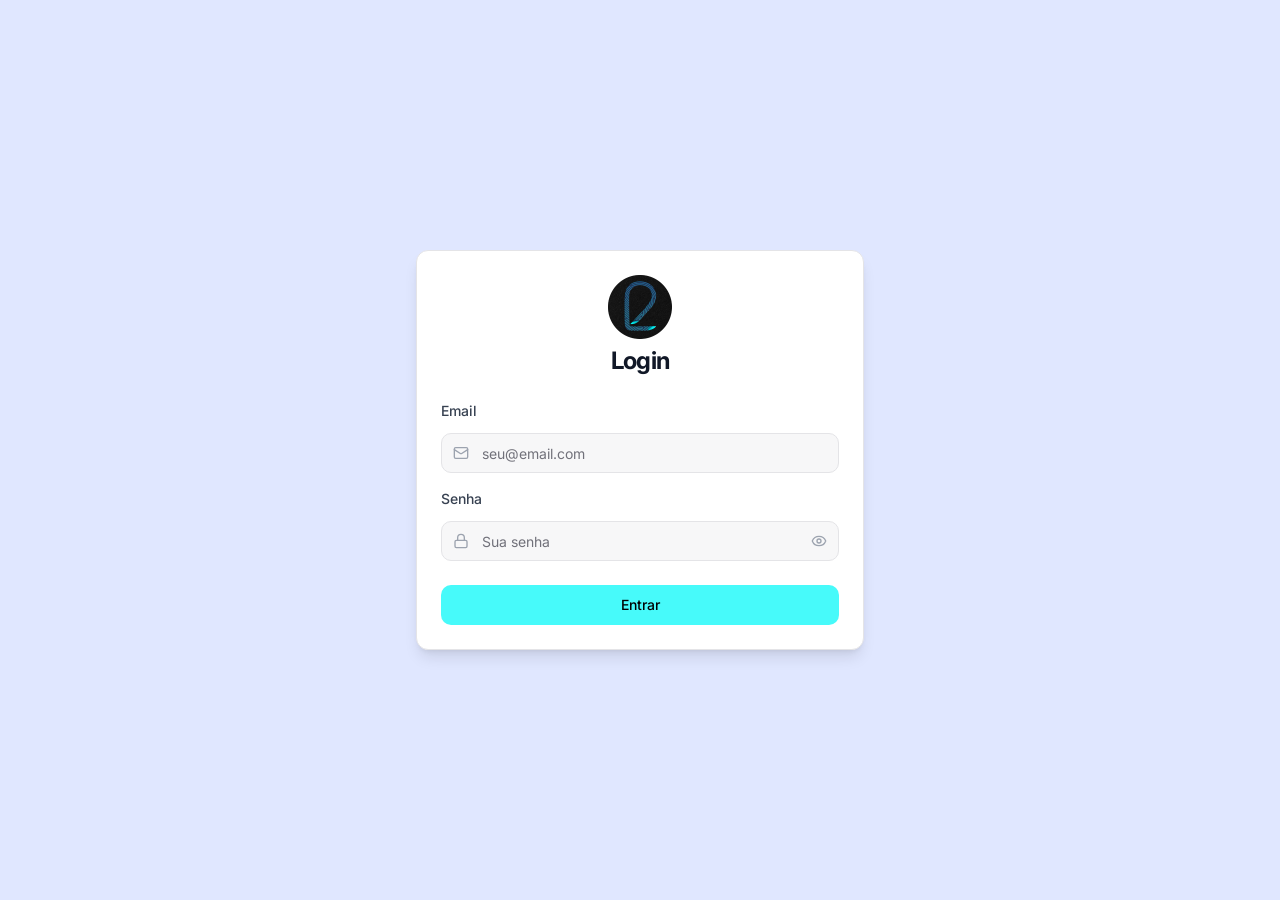
<file: index.html>
<!doctype html>
<html lang="en">
  <head>
    <meta charset="UTF-8" />
    <meta name="viewport" content="width=device-width, initial-scale=1, viewport-fit=cover" />
    <link rel="preconnect" href="https://fonts.googleapis.com" />
    <link rel="preconnect" href="https://fonts.gstatic.com" crossorigin />
    <link href="https://fonts.googleapis.com/css2?family=Inter:wght@300;400;500;600;700;800&display=swap" rel="stylesheet" />
    <title>2R Digital Backoffice - Sistema de Gestão</title>
    <meta name="description" content="Sistema completo de gestão para simulações, parcelas, métricas e análise de contemplação - 2R Digital Backoffice" />

    <!-- PWA / Tela de Início -->
    <link rel="manifest" href="/manifest.webmanifest" />
    <meta name="theme-color" content="#282f4d" />
    <!-- Ícone na tela inicial do iOS (Adicionar à Tela de Início) -->
    <link rel="apple-touch-icon" href="/apple-touch-icon.png" />
    <link rel="apple-touch-icon" sizes="180x180" href="/apple-touch-icon.png" />
    <meta name="mobile-web-app-capable" content="yes" />
    <meta name="apple-mobile-web-app-capable" content="yes" />
    <!-- "default": no app instalado, a página começa ABAIXO da barra de status
         (pintada pelo iOS com o theme-color). Com "black-translucent" a página
         ficava por baixo da barra e o iOS desfocava a borda de cima, borrando
         o título do header. -->
    <meta name="apple-mobile-web-app-status-bar-style" content="default" />
    <meta name="apple-mobile-web-app-title" content="Backoffice 2R" />
    <meta name="author" content="Lovable" />

    <meta property="og:title" content="2R Digital Backoffice - Sistema de Gestão" />
    <meta property="og:description" content="Sistema completo de gestão para simulações, parcelas, métricas e análise de contemplação" />
    <meta property="og:type" content="website" />
    <meta property="og:image" content="https://lovable.dev/opengraph-image-p98pqg.png" />

    <meta name="twitter:card" content="summary_large_image" />
    <meta name="twitter:site" content="@lovable_dev" />
    <meta name="twitter:image" content="https://lovable.dev/opengraph-image-p98pqg.png" />
    <script type="module" crossorigin src="/assets/index-DU003efl.js"></script>
    <link rel="stylesheet" crossorigin href="/assets/index-BBVSYV4Q.css">
  </head>

  <body>
    <div id="root"></div>
    <!-- Meta Facebook SDK — Embedded Signup para WhatsApp -->
    <script>
      window.fbAsyncInit = function() {
        FB.init({ appId: '835558366079460', autoLogAppEvents: true, xfbml: true, version: 'v26.0' });
      };
    </script>
    <script async defer crossorigin="anonymous" src="https://connect.facebook.net/en_US/sdk.js"></script>
  </body>
</html>
</file>
<file: assets/index-BBVSYV4Q.css>
*,:before,:after{--tw-border-spacing-x: 0;--tw-border-spacing-y: 0;--tw-translate-x: 0;--tw-translate-y: 0;--tw-rotate: 0;--tw-skew-x: 0;--tw-skew-y: 0;--tw-scale-x: 1;--tw-scale-y: 1;--tw-pan-x: ;--tw-pan-y: ;--tw-pinch-zoom: ;--tw-scroll-snap-strictness: proximity;--tw-gradient-from-position: ;--tw-gradient-via-position: ;--tw-gradient-to-position: ;--tw-ordinal: ;--tw-slashed-zero: ;--tw-numeric-figure: ;--tw-numeric-spacing: ;--tw-numeric-fraction: ;--tw-ring-inset: ;--tw-ring-offset-width: 0px;--tw-ring-offset-color: #fff;--tw-ring-color: rgb(59 130 246 / .5);--tw-ring-offset-shadow: 0 0 #0000;--tw-ring-shadow: 0 0 #0000;--tw-shadow: 0 0 #0000;--tw-shadow-colored: 0 0 #0000;--tw-blur: ;--tw-brightness: ;--tw-contrast: ;--tw-grayscale: ;--tw-hue-rotate: ;--tw-invert: ;--tw-saturate: ;--tw-sepia: ;--tw-drop-shadow: ;--tw-backdrop-blur: ;--tw-backdrop-brightness: ;--tw-backdrop-contrast: ;--tw-backdrop-grayscale: ;--tw-backdrop-hue-rotate: ;--tw-backdrop-invert: ;--tw-backdrop-opacity: ;--tw-backdrop-saturate: ;--tw-backdrop-sepia: ;--tw-contain-size: ;--tw-contain-layout: ;--tw-contain-paint: ;--tw-contain-style: }::backdrop{--tw-border-spacing-x: 0;--tw-border-spacing-y: 0;--tw-translate-x: 0;--tw-translate-y: 0;--tw-rotate: 0;--tw-skew-x: 0;--tw-skew-y: 0;--tw-scale-x: 1;--tw-scale-y: 1;--tw-pan-x: ;--tw-pan-y: ;--tw-pinch-zoom: ;--tw-scroll-snap-strictness: proximity;--tw-gradient-from-position: ;--tw-gradient-via-position: ;--tw-gradient-to-position: ;--tw-ordinal: ;--tw-slashed-zero: ;--tw-numeric-figure: ;--tw-numeric-spacing: ;--tw-numeric-fraction: ;--tw-ring-inset: ;--tw-ring-offset-width: 0px;--tw-ring-offset-color: #fff;--tw-ring-color: rgb(59 130 246 / .5);--tw-ring-offset-shadow: 0 0 #0000;--tw-ring-shadow: 0 0 #0000;--tw-shadow: 0 0 #0000;--tw-shadow-colored: 0 0 #0000;--tw-blur: ;--tw-brightness: ;--tw-contrast: ;--tw-grayscale: ;--tw-hue-rotate: ;--tw-invert: ;--tw-saturate: ;--tw-sepia: ;--tw-drop-shadow: ;--tw-backdrop-blur: ;--tw-backdrop-brightness: ;--tw-backdrop-contrast: ;--tw-backdrop-grayscale: ;--tw-backdrop-hue-rotate: ;--tw-backdrop-invert: ;--tw-backdrop-opacity: ;--tw-backdrop-saturate: ;--tw-backdrop-sepia: ;--tw-contain-size: ;--tw-contain-layout: ;--tw-contain-paint: ;--tw-contain-style: }*,:before,:after{box-sizing:border-box;border-width:0;border-style:solid;border-color:#e5e7eb}:before,:after{--tw-content: ""}html,:host{line-height:1.5;-webkit-text-size-adjust:100%;-moz-tab-size:4;-o-tab-size:4;tab-size:4;font-family:Inter,ui-sans-serif,system-ui,-apple-system,Segoe UI,Roboto,sans-serif;font-feature-settings:normal;font-variation-settings:normal;-webkit-tap-highlight-color:transparent}body{margin:0;line-height:inherit}hr{height:0;color:inherit;border-top-width:1px}abbr:where([title]){-webkit-text-decoration:underline dotted;text-decoration:underline dotted}h1,h2,h3,h4,h5,h6{font-size:inherit;font-weight:inherit}a{color:inherit;text-decoration:inherit}b,strong{font-weight:bolder}code,kbd,samp,pre{font-family:ui-monospace,SFMono-Regular,Menlo,Monaco,Consolas,Liberation Mono,Courier New,monospace;font-feature-settings:normal;font-variation-settings:normal;font-size:1em}small{font-size:80%}sub,sup{font-size:75%;line-height:0;position:relative;vertical-align:baseline}sub{bottom:-.25em}sup{top:-.5em}table{text-indent:0;border-color:inherit;border-collapse:collapse}button,input,optgroup,select,textarea{font-family:inherit;font-feature-settings:inherit;font-variation-settings:inherit;font-size:100%;font-weight:inherit;line-height:inherit;letter-spacing:inherit;color:inherit;margin:0;padding:0}button,select{text-transform:none}button,input:where([type=button]),input:where([type=reset]),input:where([type=submit]){-webkit-appearance:button;background-color:transparent;background-image:none}:-moz-focusring{outline:auto}:-moz-ui-invalid{box-shadow:none}progress{vertical-align:baseline}::-webkit-inner-spin-button,::-webkit-outer-spin-button{height:auto}[type=search]{-webkit-appearance:textfield;outline-offset:-2px}::-webkit-search-decoration{-webkit-appearance:none}::-webkit-file-upload-button{-webkit-appearance:button;font:inherit}summary{display:list-item}blockquote,dl,dd,h1,h2,h3,h4,h5,h6,hr,figure,p,pre{margin:0}fieldset{margin:0;padding:0}legend{padding:0}ol,ul,menu{list-style:none;margin:0;padding:0}dialog{padding:0}textarea{resize:vertical}input::-moz-placeholder,textarea::-moz-placeholder{opacity:1;color:#9ca3af}input::placeholder,textarea::placeholder{opacity:1;color:#9ca3af}button,[role=button]{cursor:pointer}:disabled{cursor:default}img,svg,video,canvas,audio,iframe,embed,object{display:block;vertical-align:middle}img,video{max-width:100%;height:auto}[hidden]:where(:not([hidden=until-found])){display:none}:root{--background: 240 6% 97%;--foreground: 240 10% 15%;--card: 0 0% 100%;--card-foreground: 240 10% 15%;--card-shadow: 240 5% 84%;--popover: 0 0% 100%;--popover-foreground: 240 10% 15%;--primary: 180 95% 63%;--primary-foreground: 0 0% 0%;--primary-dark: 180 95% 41%;--primary-light: 180 70% 75%;--primary-glow: 180 60% 85%;--secondary: 199 30% 45%;--secondary-foreground: 0 0% 100%;--success: 142 76% 36%;--success-foreground: 0 0% 100%;--success-light: 142 76% 85%;--warning: 38 92% 50%;--warning-foreground: 0 0% 100%;--warning-light: 38 92% 85%;--info: 217 91% 60%;--info-foreground: 0 0% 100%;--info-light: 217 91% 85%;--muted: 240 5% 96%;--muted-foreground: 240 4% 46%;--accent: 199 30% 45%;--accent-foreground: 0 0% 100%;--destructive: 0 84% 60%;--destructive-foreground: 0 0% 100%;--border: 240 6% 90%;--input: 240 6% 90%;--ring: 180 95% 63%;--sidebar-background: 229 32% 23%;--sidebar-foreground: 0 0% 100%;--sidebar-accent: 180 95% 63%;--sidebar-border: 229 32% 30%;--sidebar-active: 229 32% 18%;--gradient-primary: linear-gradient(135deg, hsl(180 95% 63%), hsl(180 70% 75%));--gradient-secondary: linear-gradient(135deg, hsl(199 30% 45%), hsl(199 30% 55%));--gradient-subtle: linear-gradient(180deg, hsl(240 6% 100%), hsl(240 6% 97%));--shadow-sm: 0 1px 2px 0 hsl(180 95% 63% / .05);--shadow-md: 0 4px 6px -1px hsl(180 95% 63% / .1), 0 2px 4px -1px hsl(180 95% 63% / .06);--shadow-lg: 0 10px 15px -3px hsl(180 95% 63% / .1), 0 4px 6px -2px hsl(180 95% 63% / .05);--radius: .75rem}.dark{--background: 229 32% 10%;--foreground: 0 0% 95%;--card: 229 32% 14%;--card-foreground: 0 0% 95%;--popover: 229 32% 14%;--popover-foreground: 0 0% 95%;--primary: 180 95% 63%;--primary-foreground: 0 0% 0%;--primary-dark: 180 95% 45%;--primary-light: 180 70% 75%;--secondary: 199 30% 35%;--secondary-foreground: 0 0% 100%;--success: 142 76% 45%;--success-foreground: 0 0% 100%;--warning: 38 92% 60%;--warning-foreground: 0 0% 100%;--info: 217 91% 70%;--info-foreground: 0 0% 100%;--muted: 229 32% 18%;--muted-foreground: 240 5% 65%;--accent: 199 30% 35%;--accent-foreground: 0 0% 100%;--destructive: 0 84% 70%;--destructive-foreground: 0 0% 100%;--border: 229 32% 20%;--input: 229 32% 20%;--ring: 180 95% 63%;--sidebar-background: 229 32% 14%;--sidebar-foreground: 0 0% 95%;--sidebar-accent: 199 30% 35%;--sidebar-border: 229 32% 20%;--sidebar-active: 229 32% 12%}*{border-color:hsl(var(--border))}body{background-color:hsl(var(--background));font-family:Inter,ui-sans-serif,system-ui,-apple-system,Segoe UI,Roboto,sans-serif;color:hsl(var(--foreground))}.\!container{width:100%!important;margin-right:auto!important;margin-left:auto!important;padding-right:2rem!important;padding-left:2rem!important}.container{width:100%;margin-right:auto;margin-left:auto;padding-right:2rem;padding-left:2rem}@media (min-width: 1400px){.\!container{max-width:1400px!important}.container{max-width:1400px}}.sr-only{position:absolute;width:1px;height:1px;padding:0;margin:-1px;overflow:hidden;clip:rect(0,0,0,0);white-space:nowrap;border-width:0}.pointer-events-none{pointer-events:none}.pointer-events-auto{pointer-events:auto}.visible{visibility:visible}.invisible{visibility:hidden}.static{position:static}.fixed{position:fixed}.absolute{position:absolute}.relative{position:relative}.sticky{position:sticky}.inset-0{top:0;right:0;bottom:0;left:0}.inset-x-0{left:0;right:0}.inset-y-0{top:0;bottom:0}.-bottom-12{bottom:-3rem}.-left-12{left:-3rem}.-right-0\.5{right:-.125rem}.-right-12{right:-3rem}.-top-0\.5{top:-.125rem}.-top-12{top:-3rem}.-top-2{top:-.5rem}.bottom-0{bottom:0}.bottom-1{bottom:.25rem}.bottom-4{bottom:1rem}.bottom-6{bottom:1.5rem}.bottom-\[calc\(1\.5rem\+env\(safe-area-inset-bottom\)\)\]{bottom:calc(1.5rem + env(safe-area-inset-bottom))}.bottom-\[calc\(6rem\+env\(safe-area-inset-bottom\)\)\]{bottom:calc(6rem + env(safe-area-inset-bottom))}.left-0{left:0}.left-1{left:.25rem}.left-1\.5{left:.375rem}.left-1\/2{left:50%}.left-2{left:.5rem}.left-2\.5{left:.625rem}.left-3{left:.75rem}.left-3\.5{left:.875rem}.left-4{left:1rem}.left-\[50\%\]{left:50%}.right-0{right:0}.right-1{right:.25rem}.right-1\.5{right:.375rem}.right-2{right:.5rem}.right-3{right:.75rem}.right-4{right:1rem}.right-6{right:1.5rem}.top-0{top:0}.top-1{top:.25rem}.top-1\.5{top:.375rem}.top-1\/2{top:50%}.top-10{top:2.5rem}.top-11{top:2.75rem}.top-2{top:.5rem}.top-2\.5{top:.625rem}.top-20{top:5rem}.top-3\.5{top:.875rem}.top-4{top:1rem}.top-8{top:2rem}.top-\[1px\]{top:1px}.top-\[50\%\]{top:50%}.top-\[60\%\]{top:60%}.top-full{top:100%}.z-10{z-index:10}.z-20{z-index:20}.z-30{z-index:30}.z-40{z-index:40}.z-50{z-index:50}.z-\[100\]{z-index:100}.z-\[1\]{z-index:1}.z-\[51\]{z-index:51}.z-\[60\]{z-index:60}.z-\[61\]{z-index:61}.order-last{order:9999}.col-span-1{grid-column:span 1 / span 1}.col-span-2{grid-column:span 2 / span 2}.col-start-2{grid-column-start:2}.row-start-1{grid-row-start:1}.row-start-2{grid-row-start:2}.m-0{margin:0}.-mx-1{margin-left:-.25rem;margin-right:-.25rem}.-mx-2{margin-left:-.5rem;margin-right:-.5rem}.mx-1{margin-left:.25rem;margin-right:.25rem}.mx-2{margin-left:.5rem;margin-right:.5rem}.mx-3\.5{margin-left:.875rem;margin-right:.875rem}.mx-4{margin-left:1rem;margin-right:1rem}.mx-auto{margin-left:auto;margin-right:auto}.my-0\.5{margin-top:.125rem;margin-bottom:.125rem}.my-1{margin-top:.25rem;margin-bottom:.25rem}.my-2{margin-top:.5rem;margin-bottom:.5rem}.-ml-1{margin-left:-.25rem}.-ml-4{margin-left:-1rem}.-mt-0\.5{margin-top:-.125rem}.-mt-2{margin-top:-.5rem}.-mt-3{margin-top:-.75rem}.-mt-4{margin-top:-1rem}.-mt-px{margin-top:-1px}.mb-0\.5{margin-bottom:.125rem}.mb-1{margin-bottom:.25rem}.mb-1\.5{margin-bottom:.375rem}.mb-2{margin-bottom:.5rem}.mb-3{margin-bottom:.75rem}.mb-4{margin-bottom:1rem}.ml-0\.5{margin-left:.125rem}.ml-1{margin-left:.25rem}.ml-1\.5{margin-left:.375rem}.ml-2{margin-left:.5rem}.ml-3{margin-left:.75rem}.ml-4{margin-left:1rem}.ml-5{margin-left:1.25rem}.ml-6{margin-left:1.5rem}.ml-auto{margin-left:auto}.mr-1{margin-right:.25rem}.mr-1\.5{margin-right:.375rem}.mr-2{margin-right:.5rem}.mr-20{margin-right:5rem}.mr-auto{margin-right:auto}.mt-0\.5{margin-top:.125rem}.mt-1{margin-top:.25rem}.mt-1\.5{margin-top:.375rem}.mt-10{margin-top:2.5rem}.mt-2{margin-top:.5rem}.mt-24{margin-top:6rem}.mt-3{margin-top:.75rem}.mt-4{margin-top:1rem}.mt-5{margin-top:1.25rem}.mt-6{margin-top:1.5rem}.mt-auto{margin-top:auto}.mt-px{margin-top:1px}.line-clamp-2{overflow:hidden;display:-webkit-box;-webkit-box-orient:vertical;-webkit-line-clamp:2}.line-clamp-3{overflow:hidden;display:-webkit-box;-webkit-box-orient:vertical;-webkit-line-clamp:3}.line-clamp-6{overflow:hidden;display:-webkit-box;-webkit-box-orient:vertical;-webkit-line-clamp:6}.block{display:block}.inline-block{display:inline-block}.inline{display:inline}.\!flex{display:flex!important}.flex{display:flex}.inline-flex{display:inline-flex}.table{display:table}.grid{display:grid}.inline-grid{display:inline-grid}.contents{display:contents}.hidden{display:none}.aspect-square{aspect-ratio:1 / 1}.aspect-video{aspect-ratio:16 / 9}.size-4{width:1rem;height:1rem}.h-0\.5{height:.125rem}.h-1{height:.25rem}.h-1\.5{height:.375rem}.h-10{height:2.5rem}.h-11{height:2.75rem}.h-12{height:3rem}.h-14{height:3.5rem}.h-16{height:4rem}.h-2{height:.5rem}.h-2\.5{height:.625rem}.h-20{height:5rem}.h-24{height:6rem}.h-3{height:.75rem}.h-3\.5{height:.875rem}.h-32{height:8rem}.h-4{height:1rem}.h-40{height:10rem}.h-5{height:1.25rem}.h-6{height:1.5rem}.h-7{height:1.75rem}.h-72{height:18rem}.h-8{height:2rem}.h-9{height:2.25rem}.h-\[1\.125rem\]{height:1.125rem}.h-\[128px\]{height:128px}.h-\[13px\]{height:13px}.h-\[188px\]{height:188px}.h-\[18px\]{height:18px}.h-\[1px\]{height:1px}.h-\[22px\]{height:22px}.h-\[240px\]{height:240px}.h-\[280px\]{height:280px}.h-\[30px\]{height:30px}.h-\[46px\]{height:46px}.h-\[50px\]{height:50px}.h-\[520px\]{height:520px}.h-\[52px\]{height:52px}.h-\[600px\]{height:600px}.h-\[72px\]{height:72px}.h-\[9px\]{height:9px}.h-\[calc\(100dvh-2\.75rem-env\(safe-area-inset-top\)\)\]{height:calc(100dvh - 2.75rem - env(safe-area-inset-top))}.h-\[calc\(100vh-240px\)\]{height:calc(100vh - 240px)}.h-\[calc\(100vh-90px\)\]{height:calc(100vh - 90px)}.h-\[var\(--radix-navigation-menu-viewport-height\)\]{height:var(--radix-navigation-menu-viewport-height)}.h-\[var\(--radix-select-trigger-height\)\]{height:var(--radix-select-trigger-height)}.h-auto{height:auto}.h-dvh{height:100dvh}.h-full{height:100%}.h-px{height:1px}.h-screen{height:100vh}.h-svh{height:100svh}.max-h-40{max-height:10rem}.max-h-48{max-height:12rem}.max-h-52{max-height:13rem}.max-h-56{max-height:14rem}.max-h-64{max-height:16rem}.max-h-72{max-height:18rem}.max-h-80{max-height:20rem}.max-h-96{max-height:24rem}.max-h-\[300px\]{max-height:300px}.max-h-\[320px\]{max-height:320px}.max-h-\[32rem\]{max-height:32rem}.max-h-\[340px\]{max-height:340px}.max-h-\[380px\]{max-height:380px}.max-h-\[400px\]{max-height:400px}.max-h-\[600px\]{max-height:600px}.max-h-\[60vh\]{max-height:60vh}.max-h-\[65vh\]{max-height:65vh}.max-h-\[85vh\]{max-height:85vh}.max-h-\[880px\]{max-height:880px}.max-h-\[88vh\]{max-height:88vh}.max-h-\[90vh\]{max-height:90vh}.max-h-\[92vh\]{max-height:92vh}.max-h-\[calc\(100vh-7rem\)\]{max-height:calc(100vh - 7rem)}.max-h-full{max-height:100%}.max-h-screen{max-height:100vh}.min-h-0{min-height:0px}.min-h-11{min-height:2.75rem}.min-h-16{min-height:4rem}.min-h-7{min-height:1.75rem}.min-h-\[1\.25rem\]{min-height:1.25rem}.min-h-\[104px\]{min-height:104px}.min-h-\[18px\]{min-height:18px}.min-h-\[2\.5rem\]{min-height:2.5rem}.min-h-\[300px\]{min-height:300px}.min-h-\[44px\]{min-height:44px}.min-h-\[560px\]{min-height:560px}.min-h-\[80px\]{min-height:80px}.min-h-\[96px\]{min-height:96px}.min-h-dvh{min-height:100dvh}.min-h-screen{min-height:100vh}.min-h-svh{min-height:100svh}.w-0{width:0px}.w-0\.5{width:.125rem}.w-1{width:.25rem}.w-1\.5{width:.375rem}.w-10{width:2.5rem}.w-11{width:2.75rem}.w-12{width:3rem}.w-14{width:3.5rem}.w-16{width:4rem}.w-2{width:.5rem}.w-2\.5{width:.625rem}.w-20{width:5rem}.w-24{width:6rem}.w-28{width:7rem}.w-3{width:.75rem}.w-3\.5{width:.875rem}.w-3\/4{width:75%}.w-32{width:8rem}.w-36{width:9rem}.w-4{width:1rem}.w-40{width:10rem}.w-44{width:11rem}.w-48{width:12rem}.w-5{width:1.25rem}.w-52{width:13rem}.w-6{width:1.5rem}.w-64{width:16rem}.w-7{width:1.75rem}.w-72{width:18rem}.w-8{width:2rem}.w-80{width:20rem}.w-9{width:2.25rem}.w-\[--radix-popover-trigger-width\]{width:var(--radix-popover-trigger-width)}.w-\[--sidebar-width\]{width:var(--sidebar-width)}.w-\[100px\]{width:100px}.w-\[110px\]{width:110px}.w-\[120px\]{width:120px}.w-\[128px\]{width:128px}.w-\[130px\]{width:130px}.w-\[13px\]{width:13px}.w-\[140px\]{width:140px}.w-\[150px\]{width:150px}.w-\[160px\]{width:160px}.w-\[168px\]{width:168px}.w-\[170px\]{width:170px}.w-\[180px\]{width:180px}.w-\[190px\]{width:190px}.w-\[195px\]{width:195px}.w-\[1px\]{width:1px}.w-\[200px\]{width:200px}.w-\[22px\]{width:22px}.w-\[230px\]{width:230px}.w-\[240px\]{width:240px}.w-\[30px\]{width:30px}.w-\[340px\]{width:340px}.w-\[380px\]{width:380px}.w-\[500px\]{width:500px}.w-\[50px\]{width:50px}.w-\[70px\]{width:70px}.w-\[80px\]{width:80px}.w-\[90px\]{width:90px}.w-\[calc\(100vw-2rem\)\]{width:calc(100vw - 2rem)}.w-\[calc\(100vw-90px\)\]{width:calc(100vw - 90px)}.w-\[min\(20rem\,calc\(100vw-1\.5rem\)\)\]{width:min(20rem,calc(100vw - 1.5rem))}.w-auto{width:auto}.w-full{width:100%}.w-max{width:-moz-max-content;width:max-content}.w-px{width:1px}.min-w-0{min-width:0px}.min-w-11{min-width:2.75rem}.min-w-4{min-width:1rem}.min-w-5{min-width:1.25rem}.min-w-\[1\.125rem\]{min-width:1.125rem}.min-w-\[1\.5rem\]{min-width:1.5rem}.min-w-\[12rem\]{min-width:12rem}.min-w-\[13rem\]{min-width:13rem}.min-w-\[150px\]{min-width:150px}.min-w-\[160px\]{min-width:160px}.min-w-\[16px\]{min-width:16px}.min-w-\[180px\]{min-width:180px}.min-w-\[18px\]{min-width:18px}.min-w-\[190px\]{min-width:190px}.min-w-\[200px\]{min-width:200px}.min-w-\[220px\]{min-width:220px}.min-w-\[260px\]{min-width:260px}.min-w-\[64px\]{min-width:64px}.min-w-\[720px\]{min-width:720px}.min-w-\[8rem\]{min-width:8rem}.min-w-\[var\(--radix-select-trigger-width\)\]{min-width:var(--radix-select-trigger-width)}.min-w-full{min-width:100%}.max-w-2xl{max-width:42rem}.max-w-3xl{max-width:48rem}.max-w-4xl{max-width:56rem}.max-w-5xl{max-width:64rem}.max-w-\[--skeleton-width\]{max-width:var(--skeleton-width)}.max-w-\[180px\]{max-width:180px}.max-w-\[200px\]{max-width:200px}.max-w-\[240px\]{max-width:240px}.max-w-\[260px\]{max-width:260px}.max-w-\[280px\]{max-width:280px}.max-w-\[300px\]{max-width:300px}.max-w-\[320px\]{max-width:320px}.max-w-\[380px\]{max-width:380px}.max-w-\[460px\]{max-width:460px}.max-w-\[60\%\]{max-width:60%}.max-w-\[62vw\]{max-width:62vw}.max-w-\[70\%\]{max-width:70%}.max-w-\[78\%\]{max-width:78%}.max-w-\[85\%\]{max-width:85%}.max-w-\[85vw\]{max-width:85vw}.max-w-\[95vw\]{max-width:95vw}.max-w-full{max-width:100%}.max-w-lg{max-width:32rem}.max-w-max{max-width:-moz-max-content;max-width:max-content}.max-w-md{max-width:28rem}.max-w-none{max-width:none}.max-w-sm{max-width:24rem}.max-w-xl{max-width:36rem}.max-w-xs{max-width:20rem}.flex-1{flex:1 1 0%}.flex-shrink-0,.shrink-0{flex-shrink:0}.grow{flex-grow:1}.grow-0{flex-grow:0}.basis-48{flex-basis:12rem}.basis-full{flex-basis:100%}.caption-bottom{caption-side:bottom}.border-collapse{border-collapse:collapse}.-translate-x-1\/2{--tw-translate-x: -50%;transform:translate(var(--tw-translate-x),var(--tw-translate-y)) rotate(var(--tw-rotate)) skew(var(--tw-skew-x)) skewY(var(--tw-skew-y)) scaleX(var(--tw-scale-x)) scaleY(var(--tw-scale-y))}.-translate-x-full{--tw-translate-x: -100%;transform:translate(var(--tw-translate-x),var(--tw-translate-y)) rotate(var(--tw-rotate)) skew(var(--tw-skew-x)) skewY(var(--tw-skew-y)) scaleX(var(--tw-scale-x)) scaleY(var(--tw-scale-y))}.-translate-x-px{--tw-translate-x: -1px;transform:translate(var(--tw-translate-x),var(--tw-translate-y)) rotate(var(--tw-rotate)) skew(var(--tw-skew-x)) skewY(var(--tw-skew-y)) scaleX(var(--tw-scale-x)) scaleY(var(--tw-scale-y))}.-translate-y-1\/2{--tw-translate-y: -50%;transform:translate(var(--tw-translate-x),var(--tw-translate-y)) rotate(var(--tw-rotate)) skew(var(--tw-skew-x)) skewY(var(--tw-skew-y)) scaleX(var(--tw-scale-x)) scaleY(var(--tw-scale-y))}.translate-x-0{--tw-translate-x: 0px;transform:translate(var(--tw-translate-x),var(--tw-translate-y)) rotate(var(--tw-rotate)) skew(var(--tw-skew-x)) skewY(var(--tw-skew-y)) scaleX(var(--tw-scale-x)) scaleY(var(--tw-scale-y))}.translate-x-\[-50\%\]{--tw-translate-x: -50%;transform:translate(var(--tw-translate-x),var(--tw-translate-y)) rotate(var(--tw-rotate)) skew(var(--tw-skew-x)) skewY(var(--tw-skew-y)) scaleX(var(--tw-scale-x)) scaleY(var(--tw-scale-y))}.translate-x-px{--tw-translate-x: 1px;transform:translate(var(--tw-translate-x),var(--tw-translate-y)) rotate(var(--tw-rotate)) skew(var(--tw-skew-x)) skewY(var(--tw-skew-y)) scaleX(var(--tw-scale-x)) scaleY(var(--tw-scale-y))}.translate-y-\[-50\%\]{--tw-translate-y: -50%;transform:translate(var(--tw-translate-x),var(--tw-translate-y)) rotate(var(--tw-rotate)) skew(var(--tw-skew-x)) skewY(var(--tw-skew-y)) scaleX(var(--tw-scale-x)) scaleY(var(--tw-scale-y))}.rotate-180{--tw-rotate: 180deg;transform:translate(var(--tw-translate-x),var(--tw-translate-y)) rotate(var(--tw-rotate)) skew(var(--tw-skew-x)) skewY(var(--tw-skew-y)) scaleX(var(--tw-scale-x)) scaleY(var(--tw-scale-y))}.rotate-45{--tw-rotate: 45deg;transform:translate(var(--tw-translate-x),var(--tw-translate-y)) rotate(var(--tw-rotate)) skew(var(--tw-skew-x)) skewY(var(--tw-skew-y)) scaleX(var(--tw-scale-x)) scaleY(var(--tw-scale-y))}.rotate-90{--tw-rotate: 90deg;transform:translate(var(--tw-translate-x),var(--tw-translate-y)) rotate(var(--tw-rotate)) skew(var(--tw-skew-x)) skewY(var(--tw-skew-y)) scaleX(var(--tw-scale-x)) scaleY(var(--tw-scale-y))}.scale-110{--tw-scale-x: 1.1;--tw-scale-y: 1.1;transform:translate(var(--tw-translate-x),var(--tw-translate-y)) rotate(var(--tw-rotate)) skew(var(--tw-skew-x)) skewY(var(--tw-skew-y)) scaleX(var(--tw-scale-x)) scaleY(var(--tw-scale-y))}.transform{transform:translate(var(--tw-translate-x),var(--tw-translate-y)) rotate(var(--tw-rotate)) skew(var(--tw-skew-x)) skewY(var(--tw-skew-y)) scaleX(var(--tw-scale-x)) scaleY(var(--tw-scale-y))}@keyframes pulse{50%{opacity:.5}}.animate-pulse{animation:pulse 2s cubic-bezier(.4,0,.6,1) infinite}@keyframes spin{to{transform:rotate(360deg)}}.animate-spin{animation:spin 1s linear infinite}.cursor-default{cursor:default}.cursor-ew-resize{cursor:ew-resize}.cursor-grab{cursor:grab}.cursor-grabbing{cursor:grabbing}.cursor-help{cursor:help}.cursor-not-allowed{cursor:not-allowed}.cursor-pointer{cursor:pointer}.cursor-text{cursor:text}.touch-none{touch-action:none}.select-none{-webkit-user-select:none;-moz-user-select:none;user-select:none}.resize-none{resize:none}.resize{resize:both}.scroll-mt-20{scroll-margin-top:5rem}.list-inside{list-style-position:inside}.list-disc{list-style-type:disc}.list-none{list-style-type:none}.columns-1{-moz-columns:1;columns:1}.grid-cols-1{grid-template-columns:repeat(1,minmax(0,1fr))}.grid-cols-2{grid-template-columns:repeat(2,minmax(0,1fr))}.grid-cols-3{grid-template-columns:repeat(3,minmax(0,1fr))}.grid-cols-4{grid-template-columns:repeat(4,minmax(0,1fr))}.grid-cols-5{grid-template-columns:repeat(5,minmax(0,1fr))}.grid-cols-7{grid-template-columns:repeat(7,minmax(0,1fr))}.grid-cols-\[1fr_1fr_1fr_auto\]{grid-template-columns:1fr 1fr 1fr auto}.grid-cols-\[20px_1fr_auto_auto\]{grid-template-columns:20px 1fr auto auto}.grid-cols-\[84px_minmax\(0\,1fr\)\]{grid-template-columns:84px minmax(0,1fr)}.grid-cols-\[minmax\(0\,1fr\)_auto\]{grid-template-columns:minmax(0,1fr) auto}.grid-cols-\[minmax\(120px\,35\%\)_1fr\]{grid-template-columns:minmax(120px,35%) 1fr}.flex-row{flex-direction:row}.flex-col{flex-direction:column}.flex-col-reverse{flex-direction:column-reverse}.flex-wrap{flex-wrap:wrap}.items-start{align-items:flex-start}.items-end{align-items:flex-end}.items-center{align-items:center}.items-baseline{align-items:baseline}.items-stretch{align-items:stretch}.justify-start{justify-content:flex-start}.justify-end{justify-content:flex-end}.justify-center{justify-content:center}.justify-between{justify-content:space-between}.gap-0{gap:0px}.gap-0\.5{gap:.125rem}.gap-1{gap:.25rem}.gap-1\.5{gap:.375rem}.gap-2{gap:.5rem}.gap-2\.5{gap:.625rem}.gap-3{gap:.75rem}.gap-4{gap:1rem}.gap-5{gap:1.25rem}.gap-6{gap:1.5rem}.gap-8{gap:2rem}.gap-x-10{-moz-column-gap:2.5rem;column-gap:2.5rem}.gap-x-2{-moz-column-gap:.5rem;column-gap:.5rem}.gap-x-3{-moz-column-gap:.75rem;column-gap:.75rem}.gap-x-4{-moz-column-gap:1rem;column-gap:1rem}.gap-x-6{-moz-column-gap:1.5rem;column-gap:1.5rem}.gap-x-7{-moz-column-gap:1.75rem;column-gap:1.75rem}.gap-x-8{-moz-column-gap:2rem;column-gap:2rem}.gap-y-0\.5{row-gap:.125rem}.gap-y-1{row-gap:.25rem}.gap-y-1\.5{row-gap:.375rem}.gap-y-2{row-gap:.5rem}.gap-y-3{row-gap:.75rem}.gap-y-6{row-gap:1.5rem}.space-x-1>:not([hidden])~:not([hidden]){--tw-space-x-reverse: 0;margin-right:calc(.25rem * var(--tw-space-x-reverse));margin-left:calc(.25rem * calc(1 - var(--tw-space-x-reverse)))}.space-x-2>:not([hidden])~:not([hidden]){--tw-space-x-reverse: 0;margin-right:calc(.5rem * var(--tw-space-x-reverse));margin-left:calc(.5rem * calc(1 - var(--tw-space-x-reverse)))}.space-x-4>:not([hidden])~:not([hidden]){--tw-space-x-reverse: 0;margin-right:calc(1rem * var(--tw-space-x-reverse));margin-left:calc(1rem * calc(1 - var(--tw-space-x-reverse)))}.space-y-0>:not([hidden])~:not([hidden]){--tw-space-y-reverse: 0;margin-top:calc(0px * calc(1 - var(--tw-space-y-reverse)));margin-bottom:calc(0px * var(--tw-space-y-reverse))}.space-y-0\.5>:not([hidden])~:not([hidden]){--tw-space-y-reverse: 0;margin-top:calc(.125rem * calc(1 - var(--tw-space-y-reverse)));margin-bottom:calc(.125rem * var(--tw-space-y-reverse))}.space-y-1>:not([hidden])~:not([hidden]){--tw-space-y-reverse: 0;margin-top:calc(.25rem * calc(1 - var(--tw-space-y-reverse)));margin-bottom:calc(.25rem * var(--tw-space-y-reverse))}.space-y-1\.5>:not([hidden])~:not([hidden]){--tw-space-y-reverse: 0;margin-top:calc(.375rem * calc(1 - var(--tw-space-y-reverse)));margin-bottom:calc(.375rem * var(--tw-space-y-reverse))}.space-y-2>:not([hidden])~:not([hidden]){--tw-space-y-reverse: 0;margin-top:calc(.5rem * calc(1 - var(--tw-space-y-reverse)));margin-bottom:calc(.5rem * var(--tw-space-y-reverse))}.space-y-2\.5>:not([hidden])~:not([hidden]){--tw-space-y-reverse: 0;margin-top:calc(.625rem * calc(1 - var(--tw-space-y-reverse)));margin-bottom:calc(.625rem * var(--tw-space-y-reverse))}.space-y-3>:not([hidden])~:not([hidden]){--tw-space-y-reverse: 0;margin-top:calc(.75rem * calc(1 - var(--tw-space-y-reverse)));margin-bottom:calc(.75rem * var(--tw-space-y-reverse))}.space-y-3\.5>:not([hidden])~:not([hidden]){--tw-space-y-reverse: 0;margin-top:calc(.875rem * calc(1 - var(--tw-space-y-reverse)));margin-bottom:calc(.875rem * var(--tw-space-y-reverse))}.space-y-4>:not([hidden])~:not([hidden]){--tw-space-y-reverse: 0;margin-top:calc(1rem * calc(1 - var(--tw-space-y-reverse)));margin-bottom:calc(1rem * var(--tw-space-y-reverse))}.space-y-5>:not([hidden])~:not([hidden]){--tw-space-y-reverse: 0;margin-top:calc(1.25rem * calc(1 - var(--tw-space-y-reverse)));margin-bottom:calc(1.25rem * var(--tw-space-y-reverse))}.space-y-6>:not([hidden])~:not([hidden]){--tw-space-y-reverse: 0;margin-top:calc(1.5rem * calc(1 - var(--tw-space-y-reverse)));margin-bottom:calc(1.5rem * var(--tw-space-y-reverse))}.space-y-8>:not([hidden])~:not([hidden]){--tw-space-y-reverse: 0;margin-top:calc(2rem * calc(1 - var(--tw-space-y-reverse)));margin-bottom:calc(2rem * var(--tw-space-y-reverse))}.divide-x>:not([hidden])~:not([hidden]){--tw-divide-x-reverse: 0;border-right-width:calc(1px * var(--tw-divide-x-reverse));border-left-width:calc(1px * calc(1 - var(--tw-divide-x-reverse)))}.divide-y>:not([hidden])~:not([hidden]){--tw-divide-y-reverse: 0;border-top-width:calc(1px * calc(1 - var(--tw-divide-y-reverse)));border-bottom-width:calc(1px * var(--tw-divide-y-reverse))}.divide-border>:not([hidden])~:not([hidden]){border-color:hsl(var(--border))}.overflow-auto{overflow:auto}.overflow-hidden{overflow:hidden}.overflow-x-auto{overflow-x:auto}.overflow-y-auto{overflow-y:auto}.overflow-x-hidden{overflow-x:hidden}.overflow-y-hidden{overflow-y:hidden}.overscroll-contain{overscroll-behavior:contain}.truncate{overflow:hidden;text-overflow:ellipsis;white-space:nowrap}.whitespace-normal{white-space:normal}.whitespace-nowrap{white-space:nowrap}.whitespace-pre-line{white-space:pre-line}.whitespace-pre-wrap{white-space:pre-wrap}.break-words{overflow-wrap:break-word}.break-all{word-break:break-all}.rounded{border-radius:.25rem}.rounded-2xl{border-radius:1rem}.rounded-\[14px\]{border-radius:14px}.rounded-\[2px\]{border-radius:2px}.rounded-\[5px\]{border-radius:5px}.rounded-\[6px\]{border-radius:6px}.rounded-\[inherit\]{border-radius:inherit}.rounded-full{border-radius:9999px}.rounded-lg{border-radius:var(--radius)}.rounded-md{border-radius:calc(var(--radius) - 2px)}.rounded-sm{border-radius:calc(var(--radius) - 4px)}.rounded-xl{border-radius:.75rem}.rounded-b-sm{border-bottom-right-radius:calc(var(--radius) - 4px);border-bottom-left-radius:calc(var(--radius) - 4px)}.rounded-r-lg{border-top-right-radius:var(--radius);border-bottom-right-radius:var(--radius)}.rounded-t-\[10px\]{border-top-left-radius:10px;border-top-right-radius:10px}.rounded-t-\[20px\]{border-top-left-radius:20px;border-top-right-radius:20px}.rounded-t-lg{border-top-left-radius:var(--radius);border-top-right-radius:var(--radius)}.rounded-bl-sm{border-bottom-left-radius:calc(var(--radius) - 4px)}.rounded-br-sm{border-bottom-right-radius:calc(var(--radius) - 4px)}.rounded-tl-none{border-top-left-radius:0}.rounded-tl-sm{border-top-left-radius:calc(var(--radius) - 4px)}.rounded-tr-none{border-top-right-radius:0}.border{border-width:1px}.border-0{border-width:0px}.border-2{border-width:2px}.border-\[1\.5px\]{border-width:1.5px}.border-y{border-top-width:1px;border-bottom-width:1px}.border-b{border-bottom-width:1px}.border-b-0{border-bottom-width:0px}.border-b-2{border-bottom-width:2px}.border-l{border-left-width:1px}.border-l-2{border-left-width:2px}.border-l-4{border-left-width:4px}.border-r{border-right-width:1px}.border-t{border-top-width:1px}.border-t-2{border-top-width:2px}.border-dashed{border-style:dashed}.border-none{border-style:none}.border-\[\#075E54\]{--tw-border-opacity: 1;border-color:rgb(7 94 84 / var(--tw-border-opacity, 1))}.border-\[\#F3B7A6\]{--tw-border-opacity: 1;border-color:rgb(243 183 166 / var(--tw-border-opacity, 1))}.border-\[\#bbf7d0\]{--tw-border-opacity: 1;border-color:rgb(187 247 208 / var(--tw-border-opacity, 1))}.border-\[\#e4e4e7\]{--tw-border-opacity: 1;border-color:rgb(228 228 231 / var(--tw-border-opacity, 1))}.border-\[\#ececef\]{--tw-border-opacity: 1;border-color:rgb(236 236 239 / var(--tw-border-opacity, 1))}.border-\[\#fed7aa\]{--tw-border-opacity: 1;border-color:rgb(254 215 170 / var(--tw-border-opacity, 1))}.border-\[--color-border\]{border-color:var(--color-border)}.border-amber-100{--tw-border-opacity: 1;border-color:rgb(254 243 199 / var(--tw-border-opacity, 1))}.border-amber-200{--tw-border-opacity: 1;border-color:rgb(253 230 138 / var(--tw-border-opacity, 1))}.border-amber-300{--tw-border-opacity: 1;border-color:rgb(252 211 77 / var(--tw-border-opacity, 1))}.border-background{border-color:hsl(var(--background))}.border-black{--tw-border-opacity: 1;border-color:rgb(0 0 0 / var(--tw-border-opacity, 1))}.border-blue-100{--tw-border-opacity: 1;border-color:rgb(219 234 254 / var(--tw-border-opacity, 1))}.border-blue-200{--tw-border-opacity: 1;border-color:rgb(191 219 254 / var(--tw-border-opacity, 1))}.border-blue-300{--tw-border-opacity: 1;border-color:rgb(147 197 253 / var(--tw-border-opacity, 1))}.border-blue-800{--tw-border-opacity: 1;border-color:rgb(30 64 175 / var(--tw-border-opacity, 1))}.border-border{border-color:hsl(var(--border))}.border-border\/40{border-color:hsl(var(--border) / .4)}.border-border\/50{border-color:hsl(var(--border) / .5)}.border-border\/60{border-color:hsl(var(--border) / .6)}.border-cyan-300{--tw-border-opacity: 1;border-color:rgb(103 232 249 / var(--tw-border-opacity, 1))}.border-destructive{border-color:hsl(var(--destructive))}.border-destructive\/30{border-color:hsl(var(--destructive) / .3)}.border-destructive\/40{border-color:hsl(var(--destructive) / .4)}.border-destructive\/50{border-color:hsl(var(--destructive) / .5)}.border-emerald-200{--tw-border-opacity: 1;border-color:rgb(167 243 208 / var(--tw-border-opacity, 1))}.border-emerald-300{--tw-border-opacity: 1;border-color:rgb(110 231 183 / var(--tw-border-opacity, 1))}.border-emerald-500\/40{border-color:#10b98166}.border-gray-100{--tw-border-opacity: 1;border-color:rgb(243 244 246 / var(--tw-border-opacity, 1))}.border-gray-200{--tw-border-opacity: 1;border-color:rgb(229 231 235 / var(--tw-border-opacity, 1))}.border-gray-300{--tw-border-opacity: 1;border-color:rgb(209 213 219 / var(--tw-border-opacity, 1))}.border-gray-50{--tw-border-opacity: 1;border-color:rgb(249 250 251 / var(--tw-border-opacity, 1))}.border-gray-800{--tw-border-opacity: 1;border-color:rgb(31 41 55 / var(--tw-border-opacity, 1))}.border-green-200{--tw-border-opacity: 1;border-color:rgb(187 247 208 / var(--tw-border-opacity, 1))}.border-green-200\/60{border-color:#bbf7d099}.border-green-300{--tw-border-opacity: 1;border-color:rgb(134 239 172 / var(--tw-border-opacity, 1))}.border-green-500{--tw-border-opacity: 1;border-color:rgb(34 197 94 / var(--tw-border-opacity, 1))}.border-green-600{--tw-border-opacity: 1;border-color:rgb(22 163 74 / var(--tw-border-opacity, 1))}.border-indigo-200{--tw-border-opacity: 1;border-color:rgb(199 210 254 / var(--tw-border-opacity, 1))}.border-input{border-color:hsl(var(--input))}.border-muted{border-color:hsl(var(--muted))}.border-muted-foreground{border-color:hsl(var(--muted-foreground))}.border-muted-foreground\/50{border-color:hsl(var(--muted-foreground) / .5)}.border-muted\/60{border-color:hsl(var(--muted) / .6)}.border-orange-300{--tw-border-opacity: 1;border-color:rgb(253 186 116 / var(--tw-border-opacity, 1))}.border-pink-300{--tw-border-opacity: 1;border-color:rgb(249 168 212 / var(--tw-border-opacity, 1))}.border-primary{border-color:hsl(var(--primary))}.border-primary\/20{border-color:hsl(var(--primary) / .2)}.border-primary\/40{border-color:hsl(var(--primary) / .4)}.border-purple-100{--tw-border-opacity: 1;border-color:rgb(243 232 255 / var(--tw-border-opacity, 1))}.border-purple-200{--tw-border-opacity: 1;border-color:rgb(233 213 255 / var(--tw-border-opacity, 1))}.border-purple-300{--tw-border-opacity: 1;border-color:rgb(216 180 254 / var(--tw-border-opacity, 1))}.border-red-100{--tw-border-opacity: 1;border-color:rgb(254 226 226 / var(--tw-border-opacity, 1))}.border-red-200{--tw-border-opacity: 1;border-color:rgb(254 202 202 / var(--tw-border-opacity, 1))}.border-red-300{--tw-border-opacity: 1;border-color:rgb(252 165 165 / var(--tw-border-opacity, 1))}.border-red-400{--tw-border-opacity: 1;border-color:rgb(248 113 113 / var(--tw-border-opacity, 1))}.border-sidebar-border{border-color:hsl(var(--sidebar-border))}.border-sky-200{--tw-border-opacity: 1;border-color:rgb(186 230 253 / var(--tw-border-opacity, 1))}.border-sky-500{--tw-border-opacity: 1;border-color:rgb(14 165 233 / var(--tw-border-opacity, 1))}.border-slate-200{--tw-border-opacity: 1;border-color:rgb(226 232 240 / var(--tw-border-opacity, 1))}.border-success{border-color:hsl(var(--success))}.border-teal-200{--tw-border-opacity: 1;border-color:rgb(153 246 228 / var(--tw-border-opacity, 1))}.border-teal-300{--tw-border-opacity: 1;border-color:rgb(94 234 212 / var(--tw-border-opacity, 1))}.border-transparent{border-color:transparent}.border-warning{border-color:hsl(var(--warning))}.border-white\/40{border-color:#fff6}.border-white\/50{border-color:#ffffff80}.border-yellow-200{--tw-border-opacity: 1;border-color:rgb(254 240 138 / var(--tw-border-opacity, 1))}.border-yellow-300{--tw-border-opacity: 1;border-color:rgb(253 224 71 / var(--tw-border-opacity, 1))}.border-l-destructive{border-left-color:hsl(var(--destructive))}.border-l-orange-500{--tw-border-opacity: 1;border-left-color:rgb(249 115 22 / var(--tw-border-opacity, 1))}.border-l-transparent{border-left-color:transparent}.border-t-transparent{border-top-color:transparent}.bg-\[\#00b894\]{--tw-bg-opacity: 1;background-color:rgb(0 184 148 / var(--tw-bg-opacity, 1))}.bg-\[\#075E54\]{--tw-bg-opacity: 1;background-color:rgb(7 94 84 / var(--tw-bg-opacity, 1))}.bg-\[\#075E54\]\/5{background-color:#075e540d}.bg-\[\#25D366\]{--tw-bg-opacity: 1;background-color:rgb(37 211 102 / var(--tw-bg-opacity, 1))}.bg-\[\#4ECDC4\]{--tw-bg-opacity: 1;background-color:rgb(78 205 196 / var(--tw-bg-opacity, 1))}.bg-\[\#6C5CE7\]{--tw-bg-opacity: 1;background-color:rgb(108 92 231 / var(--tw-bg-opacity, 1))}.bg-\[\#DCF8C6\]{--tw-bg-opacity: 1;background-color:rgb(220 248 198 / var(--tw-bg-opacity, 1))}.bg-\[\#ECE5DD\]{--tw-bg-opacity: 1;background-color:rgb(236 229 221 / var(--tw-bg-opacity, 1))}.bg-\[\#F0F0F0\]{--tw-bg-opacity: 1;background-color:rgb(240 240 240 / var(--tw-bg-opacity, 1))}.bg-\[\#F0F2F5\]{--tw-bg-opacity: 1;background-color:rgb(240 242 245 / var(--tw-bg-opacity, 1))}.bg-\[\#FA7864\]{--tw-bg-opacity: 1;background-color:rgb(250 120 100 / var(--tw-bg-opacity, 1))}.bg-\[\#FA7864\]\/10{background-color:#fa78641a}.bg-\[\#FF6B6B\]{--tw-bg-opacity: 1;background-color:rgb(255 107 107 / var(--tw-bg-opacity, 1))}.bg-\[\#FFE3DA\]{--tw-bg-opacity: 1;background-color:rgb(255 227 218 / var(--tw-bg-opacity, 1))}.bg-\[\#ecfdf3\]{--tw-bg-opacity: 1;background-color:rgb(236 253 243 / var(--tw-bg-opacity, 1))}.bg-\[\#fff1e0\]{--tw-bg-opacity: 1;background-color:rgb(255 241 224 / var(--tw-bg-opacity, 1))}.bg-\[--color-bg\]{background-color:var(--color-bg)}.bg-\[rgb\(71\,250\,250\)\]{--tw-bg-opacity: 1;background-color:rgb(71 250 250 / var(--tw-bg-opacity, 1))}.bg-accent{background-color:hsl(var(--accent))}.bg-accent\/10{background-color:hsl(var(--accent) / .1)}.bg-amber-100{--tw-bg-opacity: 1;background-color:rgb(254 243 199 / var(--tw-bg-opacity, 1))}.bg-amber-400{--tw-bg-opacity: 1;background-color:rgb(251 191 36 / var(--tw-bg-opacity, 1))}.bg-amber-50{--tw-bg-opacity: 1;background-color:rgb(255 251 235 / var(--tw-bg-opacity, 1))}.bg-amber-500{--tw-bg-opacity: 1;background-color:rgb(245 158 11 / var(--tw-bg-opacity, 1))}.bg-amber-500\/5{background-color:#f59e0b0d}.bg-background{background-color:hsl(var(--background))}.bg-black\/30{background-color:#0000004d}.bg-black\/40{background-color:#0006}.bg-black\/5{background-color:#0000000d}.bg-black\/50{background-color:#00000080}.bg-black\/80{background-color:#000c}.bg-blue-100{--tw-bg-opacity: 1;background-color:rgb(219 234 254 / var(--tw-bg-opacity, 1))}.bg-blue-100\/70{background-color:#dbeafeb3}.bg-blue-400{--tw-bg-opacity: 1;background-color:rgb(96 165 250 / var(--tw-bg-opacity, 1))}.bg-blue-50{--tw-bg-opacity: 1;background-color:rgb(239 246 255 / var(--tw-bg-opacity, 1))}.bg-blue-50\/30{background-color:#eff6ff4d}.bg-blue-50\/40{background-color:#eff6ff66}.bg-blue-50\/50{background-color:#eff6ff80}.bg-blue-50\/60{background-color:#eff6ff99}.bg-blue-500{--tw-bg-opacity: 1;background-color:rgb(59 130 246 / var(--tw-bg-opacity, 1))}.bg-blue-900{--tw-bg-opacity: 1;background-color:rgb(30 58 138 / var(--tw-bg-opacity, 1))}.bg-border{background-color:hsl(var(--border))}.bg-card{background-color:hsl(var(--card))}.bg-cyan-100{--tw-bg-opacity: 1;background-color:rgb(207 250 254 / var(--tw-bg-opacity, 1))}.bg-cyan-50{--tw-bg-opacity: 1;background-color:rgb(236 254 255 / var(--tw-bg-opacity, 1))}.bg-destructive{background-color:hsl(var(--destructive))}.bg-destructive\/10{background-color:hsl(var(--destructive) / .1)}.bg-destructive\/5{background-color:hsl(var(--destructive) / .05)}.bg-emerald-100{--tw-bg-opacity: 1;background-color:rgb(209 250 229 / var(--tw-bg-opacity, 1))}.bg-emerald-100\/60{background-color:#d1fae599}.bg-emerald-50{--tw-bg-opacity: 1;background-color:rgb(236 253 245 / var(--tw-bg-opacity, 1))}.bg-emerald-50\/60{background-color:#ecfdf599}.bg-emerald-500{--tw-bg-opacity: 1;background-color:rgb(16 185 129 / var(--tw-bg-opacity, 1))}.bg-emerald-500\/5{background-color:#10b9810d}.bg-emerald-600{--tw-bg-opacity: 1;background-color:rgb(5 150 105 / var(--tw-bg-opacity, 1))}.bg-foreground{background-color:hsl(var(--foreground))}.bg-gray-100{--tw-bg-opacity: 1;background-color:rgb(243 244 246 / var(--tw-bg-opacity, 1))}.bg-gray-300{--tw-bg-opacity: 1;background-color:rgb(209 213 219 / var(--tw-bg-opacity, 1))}.bg-gray-400{--tw-bg-opacity: 1;background-color:rgb(156 163 175 / var(--tw-bg-opacity, 1))}.bg-gray-50{--tw-bg-opacity: 1;background-color:rgb(249 250 251 / var(--tw-bg-opacity, 1))}.bg-gray-900{--tw-bg-opacity: 1;background-color:rgb(17 24 39 / var(--tw-bg-opacity, 1))}.bg-green-100{--tw-bg-opacity: 1;background-color:rgb(220 252 231 / var(--tw-bg-opacity, 1))}.bg-green-400{--tw-bg-opacity: 1;background-color:rgb(74 222 128 / var(--tw-bg-opacity, 1))}.bg-green-50{--tw-bg-opacity: 1;background-color:rgb(240 253 244 / var(--tw-bg-opacity, 1))}.bg-green-50\/30{background-color:#f0fdf44d}.bg-green-500{--tw-bg-opacity: 1;background-color:rgb(34 197 94 / var(--tw-bg-opacity, 1))}.bg-green-600{--tw-bg-opacity: 1;background-color:rgb(22 163 74 / var(--tw-bg-opacity, 1))}.bg-green-600\/10{background-color:#16a34a1a}.bg-indigo-100{--tw-bg-opacity: 1;background-color:rgb(224 231 255 / var(--tw-bg-opacity, 1))}.bg-indigo-50{--tw-bg-opacity: 1;background-color:rgb(238 242 255 / var(--tw-bg-opacity, 1))}.bg-indigo-500{--tw-bg-opacity: 1;background-color:rgb(99 102 241 / var(--tw-bg-opacity, 1))}.bg-info\/10{background-color:hsl(var(--info) / .1)}.bg-muted{background-color:hsl(var(--muted))}.bg-muted-foreground\/40{background-color:hsl(var(--muted-foreground) / .4)}.bg-muted\/10{background-color:hsl(var(--muted) / .1)}.bg-muted\/20{background-color:hsl(var(--muted) / .2)}.bg-muted\/30{background-color:hsl(var(--muted) / .3)}.bg-muted\/40{background-color:hsl(var(--muted) / .4)}.bg-muted\/50{background-color:hsl(var(--muted) / .5)}.bg-muted\/60{background-color:hsl(var(--muted) / .6)}.bg-orange-100{--tw-bg-opacity: 1;background-color:rgb(255 237 213 / var(--tw-bg-opacity, 1))}.bg-orange-500{--tw-bg-opacity: 1;background-color:rgb(249 115 22 / var(--tw-bg-opacity, 1))}.bg-pink-100{--tw-bg-opacity: 1;background-color:rgb(252 231 243 / var(--tw-bg-opacity, 1))}.bg-popover{background-color:hsl(var(--popover))}.bg-primary{background-color:hsl(var(--primary))}.bg-primary\/10{background-color:hsl(var(--primary) / .1)}.bg-primary\/15{background-color:hsl(var(--primary) / .15)}.bg-primary\/5{background-color:hsl(var(--primary) / .05)}.bg-purple-100{--tw-bg-opacity: 1;background-color:rgb(243 232 255 / var(--tw-bg-opacity, 1))}.bg-purple-400\/60{background-color:#c084fc99}.bg-purple-50{--tw-bg-opacity: 1;background-color:rgb(250 245 255 / var(--tw-bg-opacity, 1))}.bg-purple-500{--tw-bg-opacity: 1;background-color:rgb(168 85 247 / var(--tw-bg-opacity, 1))}.bg-purple-500\/10{background-color:#a855f71a}.bg-purple-600{--tw-bg-opacity: 1;background-color:rgb(147 51 234 / var(--tw-bg-opacity, 1))}.bg-red-100{--tw-bg-opacity: 1;background-color:rgb(254 226 226 / var(--tw-bg-opacity, 1))}.bg-red-400{--tw-bg-opacity: 1;background-color:rgb(248 113 113 / var(--tw-bg-opacity, 1))}.bg-red-50{--tw-bg-opacity: 1;background-color:rgb(254 242 242 / var(--tw-bg-opacity, 1))}.bg-red-50\/30{background-color:#fef2f24d}.bg-red-500{--tw-bg-opacity: 1;background-color:rgb(239 68 68 / var(--tw-bg-opacity, 1))}.bg-red-600{--tw-bg-opacity: 1;background-color:rgb(220 38 38 / var(--tw-bg-opacity, 1))}.bg-red-600\/90{background-color:#dc2626e6}.bg-secondary{background-color:hsl(var(--secondary))}.bg-sidebar{background-color:hsl(var(--sidebar-background))}.bg-sidebar-active{background-color:hsl(var(--sidebar-active))}.bg-sidebar-border{background-color:hsl(var(--sidebar-border))}.bg-sidebar-foreground{background-color:hsl(var(--sidebar-foreground))}.bg-sky-100{--tw-bg-opacity: 1;background-color:rgb(224 242 254 / var(--tw-bg-opacity, 1))}.bg-sky-50{--tw-bg-opacity: 1;background-color:rgb(240 249 255 / var(--tw-bg-opacity, 1))}.bg-sky-500{--tw-bg-opacity: 1;background-color:rgb(14 165 233 / var(--tw-bg-opacity, 1))}.bg-slate-100{--tw-bg-opacity: 1;background-color:rgb(241 245 249 / var(--tw-bg-opacity, 1))}.bg-slate-200{--tw-bg-opacity: 1;background-color:rgb(226 232 240 / var(--tw-bg-opacity, 1))}.bg-slate-300{--tw-bg-opacity: 1;background-color:rgb(203 213 225 / var(--tw-bg-opacity, 1))}.bg-slate-400{--tw-bg-opacity: 1;background-color:rgb(148 163 184 / var(--tw-bg-opacity, 1))}.bg-slate-50{--tw-bg-opacity: 1;background-color:rgb(248 250 252 / var(--tw-bg-opacity, 1))}.bg-success{background-color:hsl(var(--success))}.bg-success\/10{background-color:hsl(var(--success) / .1)}.bg-teal-100{--tw-bg-opacity: 1;background-color:rgb(204 251 241 / var(--tw-bg-opacity, 1))}.bg-teal-50{--tw-bg-opacity: 1;background-color:rgb(240 253 250 / var(--tw-bg-opacity, 1))}.bg-transparent{background-color:transparent}.bg-violet-100{--tw-bg-opacity: 1;background-color:rgb(237 233 254 / var(--tw-bg-opacity, 1))}.bg-violet-50{--tw-bg-opacity: 1;background-color:rgb(245 243 255 / var(--tw-bg-opacity, 1))}.bg-violet-500{--tw-bg-opacity: 1;background-color:rgb(139 92 246 / var(--tw-bg-opacity, 1))}.bg-warning{background-color:hsl(var(--warning))}.bg-warning\/15{background-color:hsl(var(--warning) / .15)}.bg-white{--tw-bg-opacity: 1;background-color:rgb(255 255 255 / var(--tw-bg-opacity, 1))}.bg-white\/60{background-color:#fff9}.bg-white\/70{background-color:#ffffffb3}.bg-white\/90{background-color:#ffffffe6}.bg-white\/95{background-color:#fffffff2}.bg-yellow-100{--tw-bg-opacity: 1;background-color:rgb(254 249 195 / var(--tw-bg-opacity, 1))}.bg-yellow-50{--tw-bg-opacity: 1;background-color:rgb(254 252 232 / var(--tw-bg-opacity, 1))}.bg-yellow-50\/30{background-color:#fefce84d}.bg-cover{background-size:cover}.bg-center{background-position:center}.bg-no-repeat{background-repeat:no-repeat}.fill-current{fill:currentColor}.fill-gray-900{fill:#111827}.stroke-border{stroke:hsl(var(--border))}.object-contain{-o-object-fit:contain;object-fit:contain}.object-cover{-o-object-fit:cover;object-fit:cover}.p-0{padding:0}.p-0\.5{padding:.125rem}.p-1{padding:.25rem}.p-1\.5{padding:.375rem}.p-12{padding:3rem}.p-2{padding:.5rem}.p-2\.5{padding:.625rem}.p-3{padding:.75rem}.p-4{padding:1rem}.p-6{padding:1.5rem}.p-8{padding:2rem}.p-\[1px\]{padding:1px}.px-0\.5{padding-left:.125rem;padding-right:.125rem}.px-1{padding-left:.25rem;padding-right:.25rem}.px-1\.5{padding-left:.375rem;padding-right:.375rem}.px-2{padding-left:.5rem;padding-right:.5rem}.px-2\.5{padding-left:.625rem;padding-right:.625rem}.px-3{padding-left:.75rem;padding-right:.75rem}.px-3\.5{padding-left:.875rem;padding-right:.875rem}.px-4{padding-left:1rem;padding-right:1rem}.px-5{padding-left:1.25rem;padding-right:1.25rem}.px-6{padding-left:1.5rem;padding-right:1.5rem}.px-8{padding-left:2rem;padding-right:2rem}.py-0{padding-top:0;padding-bottom:0}.py-0\.5{padding-top:.125rem;padding-bottom:.125rem}.py-1{padding-top:.25rem;padding-bottom:.25rem}.py-1\.5{padding-top:.375rem;padding-bottom:.375rem}.py-10{padding-top:2.5rem;padding-bottom:2.5rem}.py-12{padding-top:3rem;padding-bottom:3rem}.py-16{padding-top:4rem;padding-bottom:4rem}.py-2{padding-top:.5rem;padding-bottom:.5rem}.py-2\.5{padding-top:.625rem;padding-bottom:.625rem}.py-3{padding-top:.75rem;padding-bottom:.75rem}.py-3\.5{padding-top:.875rem;padding-bottom:.875rem}.py-4{padding-top:1rem;padding-bottom:1rem}.py-5{padding-top:1.25rem;padding-bottom:1.25rem}.py-6{padding-top:1.5rem;padding-bottom:1.5rem}.py-8{padding-top:2rem;padding-bottom:2rem}.py-px{padding-top:1px;padding-bottom:1px}.pb-0{padding-bottom:0}.pb-1{padding-bottom:.25rem}.pb-2{padding-bottom:.5rem}.pb-24{padding-bottom:6rem}.pb-3{padding-bottom:.75rem}.pb-4{padding-bottom:1rem}.pb-8{padding-bottom:2rem}.pb-\[calc\(0\.5rem\+env\(safe-area-inset-bottom\)\)\]{padding-bottom:calc(.5rem + env(safe-area-inset-bottom))}.pb-\[calc\(0\.75rem\+env\(safe-area-inset-bottom\)\)\]{padding-bottom:calc(.75rem + env(safe-area-inset-bottom))}.pb-\[env\(safe-area-inset-bottom\)\]{padding-bottom:env(safe-area-inset-bottom)}.pl-10{padding-left:2.5rem}.pl-2{padding-left:.5rem}.pl-2\.5{padding-left:.625rem}.pl-3{padding-left:.75rem}.pl-4{padding-left:1rem}.pl-5{padding-left:1.25rem}.pl-6{padding-left:1.5rem}.pl-8{padding-left:2rem}.pl-9{padding-left:2.25rem}.pr-1{padding-right:.25rem}.pr-10{padding-right:2.5rem}.pr-11{padding-right:2.75rem}.pr-12{padding-right:3rem}.pr-2{padding-right:.5rem}.pr-2\.5{padding-right:.625rem}.pr-3{padding-right:.75rem}.pr-8{padding-right:2rem}.pt-0{padding-top:0}.pt-0\.5{padding-top:.125rem}.pt-1{padding-top:.25rem}.pt-2{padding-top:.5rem}.pt-3{padding-top:.75rem}.pt-4{padding-top:1rem}.pt-6{padding-top:1.5rem}.text-left{text-align:left}.text-center{text-align:center}.text-right{text-align:right}.align-top{vertical-align:top}.align-middle{vertical-align:middle}.font-gravo{font-family:Gravo,ui-sans-serif,system-ui,-apple-system,Segoe UI,Roboto,Inter,sans-serif}.font-mono{font-family:ui-monospace,SFMono-Regular,Menlo,Monaco,Consolas,Liberation Mono,Courier New,monospace}.font-sans{font-family:Inter,ui-sans-serif,system-ui,-apple-system,Segoe UI,Roboto,sans-serif}.text-2xl{font-size:1.5rem;line-height:2rem}.text-3xl{font-size:1.875rem;line-height:2.25rem}.text-4xl{font-size:2.25rem;line-height:2.5rem}.text-6xl{font-size:3.75rem;line-height:1}.text-\[0\.8rem\]{font-size:.8rem}.text-\[10px\]{font-size:10px}.text-\[11px\]{font-size:11px}.text-\[13px\]{font-size:13px}.text-\[15px\]{font-size:15px}.text-\[17px\]{font-size:17px}.text-\[9px\]{font-size:9px}.text-base{font-size:1rem;line-height:1.5rem}.text-lg{font-size:1.125rem;line-height:1.75rem}.text-sm{font-size:.875rem;line-height:1.25rem}.text-xl{font-size:1.25rem;line-height:1.75rem}.text-xs{font-size:.75rem;line-height:1rem}.font-bold{font-weight:700}.font-medium{font-weight:500}.font-normal{font-weight:400}.font-semibold{font-weight:600}.uppercase{text-transform:uppercase}.lowercase{text-transform:lowercase}.capitalize{text-transform:capitalize}.italic{font-style:italic}.ordinal{--tw-ordinal: ordinal;font-variant-numeric:var(--tw-ordinal) var(--tw-slashed-zero) var(--tw-numeric-figure) var(--tw-numeric-spacing) var(--tw-numeric-fraction)}.tabular-nums{--tw-numeric-spacing: tabular-nums;font-variant-numeric:var(--tw-ordinal) var(--tw-slashed-zero) var(--tw-numeric-figure) var(--tw-numeric-spacing) var(--tw-numeric-fraction)}.leading-5{line-height:1.25rem}.leading-6{line-height:1.5rem}.leading-\[1\.125rem\]{line-height:1.125rem}.leading-none{line-height:1}.leading-relaxed{line-height:1.625}.leading-snug{line-height:1.375}.leading-tight{line-height:1.25}.tracking-tight{letter-spacing:-.025em}.tracking-wide{letter-spacing:.025em}.tracking-wider{letter-spacing:.05em}.tracking-widest{letter-spacing:.1em}.text-\[\#075E54\]{--tw-text-opacity: 1;color:rgb(7 94 84 / var(--tw-text-opacity, 1))}.text-\[\#15803d\]{--tw-text-opacity: 1;color:rgb(21 128 61 / var(--tw-text-opacity, 1))}.text-\[\#166534\]{--tw-text-opacity: 1;color:rgb(22 101 52 / var(--tw-text-opacity, 1))}.text-\[\#1e40af\]{--tw-text-opacity: 1;color:rgb(30 64 175 / var(--tw-text-opacity, 1))}.text-\[\#334155\]{--tw-text-opacity: 1;color:rgb(51 65 85 / var(--tw-text-opacity, 1))}.text-\[\#6C5CE7\]{--tw-text-opacity: 1;color:rgb(108 92 231 / var(--tw-text-opacity, 1))}.text-\[\#FA7864\]{--tw-text-opacity: 1;color:rgb(250 120 100 / var(--tw-text-opacity, 1))}.text-\[\#FF6B6B\]{--tw-text-opacity: 1;color:rgb(255 107 107 / var(--tw-text-opacity, 1))}.text-\[\#a16207\]{--tw-text-opacity: 1;color:rgb(161 98 7 / var(--tw-text-opacity, 1))}.text-\[\#c2410c\]{--tw-text-opacity: 1;color:rgb(194 65 12 / var(--tw-text-opacity, 1))}.text-accent-foreground{color:hsl(var(--accent-foreground))}.text-amber-500{--tw-text-opacity: 1;color:rgb(245 158 11 / var(--tw-text-opacity, 1))}.text-amber-600{--tw-text-opacity: 1;color:rgb(217 119 6 / var(--tw-text-opacity, 1))}.text-amber-700{--tw-text-opacity: 1;color:rgb(180 83 9 / var(--tw-text-opacity, 1))}.text-amber-800{--tw-text-opacity: 1;color:rgb(146 64 14 / var(--tw-text-opacity, 1))}.text-amber-900{--tw-text-opacity: 1;color:rgb(120 53 15 / var(--tw-text-opacity, 1))}.text-black{--tw-text-opacity: 1;color:rgb(0 0 0 / var(--tw-text-opacity, 1))}.text-blue-200{--tw-text-opacity: 1;color:rgb(191 219 254 / var(--tw-text-opacity, 1))}.text-blue-500{--tw-text-opacity: 1;color:rgb(59 130 246 / var(--tw-text-opacity, 1))}.text-blue-600{--tw-text-opacity: 1;color:rgb(37 99 235 / var(--tw-text-opacity, 1))}.text-blue-700{--tw-text-opacity: 1;color:rgb(29 78 216 / var(--tw-text-opacity, 1))}.text-blue-800{--tw-text-opacity: 1;color:rgb(30 64 175 / var(--tw-text-opacity, 1))}.text-blue-900{--tw-text-opacity: 1;color:rgb(30 58 138 / var(--tw-text-opacity, 1))}.text-blue-900\/80{color:#1e3a8acc}.text-border{color:hsl(var(--border))}.text-card-foreground{color:hsl(var(--card-foreground))}.text-current{color:currentColor}.text-cyan-700{--tw-text-opacity: 1;color:rgb(14 116 144 / var(--tw-text-opacity, 1))}.text-destructive{color:hsl(var(--destructive))}.text-destructive-foreground{color:hsl(var(--destructive-foreground))}.text-emerald-600{--tw-text-opacity: 1;color:rgb(5 150 105 / var(--tw-text-opacity, 1))}.text-emerald-700{--tw-text-opacity: 1;color:rgb(4 120 87 / var(--tw-text-opacity, 1))}.text-emerald-800{--tw-text-opacity: 1;color:rgb(6 95 70 / var(--tw-text-opacity, 1))}.text-foreground{color:hsl(var(--foreground))}.text-foreground\/50{color:hsl(var(--foreground) / .5)}.text-foreground\/80{color:hsl(var(--foreground) / .8)}.text-gray-300{--tw-text-opacity: 1;color:rgb(209 213 219 / var(--tw-text-opacity, 1))}.text-gray-400{--tw-text-opacity: 1;color:rgb(156 163 175 / var(--tw-text-opacity, 1))}.text-gray-500{--tw-text-opacity: 1;color:rgb(107 114 128 / var(--tw-text-opacity, 1))}.text-gray-600{--tw-text-opacity: 1;color:rgb(75 85 99 / var(--tw-text-opacity, 1))}.text-gray-700{--tw-text-opacity: 1;color:rgb(55 65 81 / var(--tw-text-opacity, 1))}.text-gray-800{--tw-text-opacity: 1;color:rgb(31 41 55 / var(--tw-text-opacity, 1))}.text-gray-900{--tw-text-opacity: 1;color:rgb(17 24 39 / var(--tw-text-opacity, 1))}.text-green-600{--tw-text-opacity: 1;color:rgb(22 163 74 / var(--tw-text-opacity, 1))}.text-green-700{--tw-text-opacity: 1;color:rgb(21 128 61 / var(--tw-text-opacity, 1))}.text-green-800{--tw-text-opacity: 1;color:rgb(22 101 52 / var(--tw-text-opacity, 1))}.text-indigo-600{--tw-text-opacity: 1;color:rgb(79 70 229 / var(--tw-text-opacity, 1))}.text-indigo-700{--tw-text-opacity: 1;color:rgb(67 56 202 / var(--tw-text-opacity, 1))}.text-indigo-800{--tw-text-opacity: 1;color:rgb(55 48 163 / var(--tw-text-opacity, 1))}.text-info{color:hsl(var(--info))}.text-muted-foreground{color:hsl(var(--muted-foreground))}.text-muted-foreground\/30{color:hsl(var(--muted-foreground) / .3)}.text-muted-foreground\/50{color:hsl(var(--muted-foreground) / .5)}.text-muted-foreground\/60{color:hsl(var(--muted-foreground) / .6)}.text-muted-foreground\/80{color:hsl(var(--muted-foreground) / .8)}.text-orange-600{--tw-text-opacity: 1;color:rgb(234 88 12 / var(--tw-text-opacity, 1))}.text-orange-700{--tw-text-opacity: 1;color:rgb(194 65 12 / var(--tw-text-opacity, 1))}.text-orange-800{--tw-text-opacity: 1;color:rgb(154 52 18 / var(--tw-text-opacity, 1))}.text-pink-800{--tw-text-opacity: 1;color:rgb(157 23 77 / var(--tw-text-opacity, 1))}.text-popover-foreground{color:hsl(var(--popover-foreground))}.text-primary{color:hsl(var(--primary))}.text-primary-dark{color:hsl(var(--primary-dark))}.text-primary-foreground{color:hsl(var(--primary-foreground))}.text-purple-500{--tw-text-opacity: 1;color:rgb(168 85 247 / var(--tw-text-opacity, 1))}.text-purple-600{--tw-text-opacity: 1;color:rgb(147 51 234 / var(--tw-text-opacity, 1))}.text-purple-700{--tw-text-opacity: 1;color:rgb(126 34 206 / var(--tw-text-opacity, 1))}.text-purple-800{--tw-text-opacity: 1;color:rgb(107 33 168 / var(--tw-text-opacity, 1))}.text-purple-900{--tw-text-opacity: 1;color:rgb(88 28 135 / var(--tw-text-opacity, 1))}.text-red-500{--tw-text-opacity: 1;color:rgb(239 68 68 / var(--tw-text-opacity, 1))}.text-red-600{--tw-text-opacity: 1;color:rgb(220 38 38 / var(--tw-text-opacity, 1))}.text-red-700{--tw-text-opacity: 1;color:rgb(185 28 28 / var(--tw-text-opacity, 1))}.text-red-800{--tw-text-opacity: 1;color:rgb(153 27 27 / var(--tw-text-opacity, 1))}.text-rose-600{--tw-text-opacity: 1;color:rgb(225 29 72 / var(--tw-text-opacity, 1))}.text-secondary-foreground{color:hsl(var(--secondary-foreground))}.text-sidebar{color:hsl(var(--sidebar-background))}.text-sidebar-foreground{color:hsl(var(--sidebar-foreground))}.text-sidebar-foreground\/60{color:hsl(var(--sidebar-foreground) / .6)}.text-sidebar-foreground\/70{color:hsl(var(--sidebar-foreground) / .7)}.text-sidebar-foreground\/80{color:hsl(var(--sidebar-foreground) / .8)}.text-sky-500{--tw-text-opacity: 1;color:rgb(14 165 233 / var(--tw-text-opacity, 1))}.text-sky-600{--tw-text-opacity: 1;color:rgb(2 132 199 / var(--tw-text-opacity, 1))}.text-sky-700{--tw-text-opacity: 1;color:rgb(3 105 161 / var(--tw-text-opacity, 1))}.text-sky-800{--tw-text-opacity: 1;color:rgb(7 89 133 / var(--tw-text-opacity, 1))}.text-sky-900{--tw-text-opacity: 1;color:rgb(12 74 110 / var(--tw-text-opacity, 1))}.text-slate-500{--tw-text-opacity: 1;color:rgb(100 116 139 / var(--tw-text-opacity, 1))}.text-slate-600{--tw-text-opacity: 1;color:rgb(71 85 105 / var(--tw-text-opacity, 1))}.text-slate-700{--tw-text-opacity: 1;color:rgb(51 65 85 / var(--tw-text-opacity, 1))}.text-success{color:hsl(var(--success))}.text-success-foreground{color:hsl(var(--success-foreground))}.text-teal-700{--tw-text-opacity: 1;color:rgb(15 118 110 / var(--tw-text-opacity, 1))}.text-teal-800{--tw-text-opacity: 1;color:rgb(17 94 89 / var(--tw-text-opacity, 1))}.text-teal-900{--tw-text-opacity: 1;color:rgb(19 78 74 / var(--tw-text-opacity, 1))}.text-violet-500{--tw-text-opacity: 1;color:rgb(139 92 246 / var(--tw-text-opacity, 1))}.text-violet-600{--tw-text-opacity: 1;color:rgb(124 58 237 / var(--tw-text-opacity, 1))}.text-violet-700{--tw-text-opacity: 1;color:rgb(109 40 217 / var(--tw-text-opacity, 1))}.text-violet-800{--tw-text-opacity: 1;color:rgb(91 33 182 / var(--tw-text-opacity, 1))}.text-warning{color:hsl(var(--warning))}.text-warning-foreground{color:hsl(var(--warning-foreground))}.text-white{--tw-text-opacity: 1;color:rgb(255 255 255 / var(--tw-text-opacity, 1))}.text-white\/60{color:#fff9}.text-white\/70{color:#ffffffb3}.text-white\/80{color:#fffc}.text-white\/90{color:#ffffffe6}.text-yellow-500{--tw-text-opacity: 1;color:rgb(234 179 8 / var(--tw-text-opacity, 1))}.text-yellow-600{--tw-text-opacity: 1;color:rgb(202 138 4 / var(--tw-text-opacity, 1))}.text-yellow-700{--tw-text-opacity: 1;color:rgb(161 98 7 / var(--tw-text-opacity, 1))}.text-yellow-800{--tw-text-opacity: 1;color:rgb(133 77 14 / var(--tw-text-opacity, 1))}.underline{text-decoration-line:underline}.line-through{text-decoration-line:line-through}.decoration-dotted{text-decoration-style:dotted}.underline-offset-2{text-underline-offset:2px}.underline-offset-4{text-underline-offset:4px}.opacity-0{opacity:0}.opacity-100{opacity:1}.opacity-20{opacity:.2}.opacity-30{opacity:.3}.opacity-40{opacity:.4}.opacity-50{opacity:.5}.opacity-60{opacity:.6}.opacity-70{opacity:.7}.opacity-75{opacity:.75}.opacity-80{opacity:.8}.opacity-90{opacity:.9}.opacity-95{opacity:.95}.shadow{--tw-shadow: 0 1px 3px 0 rgb(0 0 0 / .1), 0 1px 2px -1px rgb(0 0 0 / .1);--tw-shadow-colored: 0 1px 3px 0 var(--tw-shadow-color), 0 1px 2px -1px var(--tw-shadow-color);box-shadow:var(--tw-ring-offset-shadow, 0 0 #0000),var(--tw-ring-shadow, 0 0 #0000),var(--tw-shadow)}.shadow-2xl{--tw-shadow: 0 25px 50px -12px rgb(0 0 0 / .25);--tw-shadow-colored: 0 25px 50px -12px var(--tw-shadow-color);box-shadow:var(--tw-ring-offset-shadow, 0 0 #0000),var(--tw-ring-shadow, 0 0 #0000),var(--tw-shadow)}.shadow-\[0_0_0_1px_hsl\(var\(--sidebar-border\)\)\]{--tw-shadow: 0 0 0 1px hsl(var(--sidebar-border));--tw-shadow-colored: 0 0 0 1px var(--tw-shadow-color);box-shadow:var(--tw-ring-offset-shadow, 0 0 #0000),var(--tw-ring-shadow, 0 0 #0000),var(--tw-shadow)}.shadow-lg{--tw-shadow: 0 10px 15px -3px rgb(0 0 0 / .1), 0 4px 6px -4px rgb(0 0 0 / .1);--tw-shadow-colored: 0 10px 15px -3px var(--tw-shadow-color), 0 4px 6px -4px var(--tw-shadow-color);box-shadow:var(--tw-ring-offset-shadow, 0 0 #0000),var(--tw-ring-shadow, 0 0 #0000),var(--tw-shadow)}.shadow-md{--tw-shadow: 0 4px 6px -1px rgb(0 0 0 / .1), 0 2px 4px -2px rgb(0 0 0 / .1);--tw-shadow-colored: 0 4px 6px -1px var(--tw-shadow-color), 0 2px 4px -2px var(--tw-shadow-color);box-shadow:var(--tw-ring-offset-shadow, 0 0 #0000),var(--tw-ring-shadow, 0 0 #0000),var(--tw-shadow)}.shadow-none{--tw-shadow: 0 0 #0000;--tw-shadow-colored: 0 0 #0000;box-shadow:var(--tw-ring-offset-shadow, 0 0 #0000),var(--tw-ring-shadow, 0 0 #0000),var(--tw-shadow)}.shadow-sm{--tw-shadow: 0 1px 2px 0 rgb(0 0 0 / .05);--tw-shadow-colored: 0 1px 2px 0 var(--tw-shadow-color);box-shadow:var(--tw-ring-offset-shadow, 0 0 #0000),var(--tw-ring-shadow, 0 0 #0000),var(--tw-shadow)}.shadow-xl{--tw-shadow: 0 20px 25px -5px rgb(0 0 0 / .1), 0 8px 10px -6px rgb(0 0 0 / .1);--tw-shadow-colored: 0 20px 25px -5px var(--tw-shadow-color), 0 8px 10px -6px var(--tw-shadow-color);box-shadow:var(--tw-ring-offset-shadow, 0 0 #0000),var(--tw-ring-shadow, 0 0 #0000),var(--tw-shadow)}.outline-none{outline:2px solid transparent;outline-offset:2px}.outline{outline-style:solid}.ring{--tw-ring-offset-shadow: var(--tw-ring-inset) 0 0 0 var(--tw-ring-offset-width) var(--tw-ring-offset-color);--tw-ring-shadow: var(--tw-ring-inset) 0 0 0 calc(3px + var(--tw-ring-offset-width)) var(--tw-ring-color);box-shadow:var(--tw-ring-offset-shadow),var(--tw-ring-shadow),var(--tw-shadow, 0 0 #0000)}.ring-0{--tw-ring-offset-shadow: var(--tw-ring-inset) 0 0 0 var(--tw-ring-offset-width) var(--tw-ring-offset-color);--tw-ring-shadow: var(--tw-ring-inset) 0 0 0 calc(0px + var(--tw-ring-offset-width)) var(--tw-ring-color);box-shadow:var(--tw-ring-offset-shadow),var(--tw-ring-shadow),var(--tw-shadow, 0 0 #0000)}.ring-1{--tw-ring-offset-shadow: var(--tw-ring-inset) 0 0 0 var(--tw-ring-offset-width) var(--tw-ring-offset-color);--tw-ring-shadow: var(--tw-ring-inset) 0 0 0 calc(1px + var(--tw-ring-offset-width)) var(--tw-ring-color);box-shadow:var(--tw-ring-offset-shadow),var(--tw-ring-shadow),var(--tw-shadow, 0 0 #0000)}.ring-2{--tw-ring-offset-shadow: var(--tw-ring-inset) 0 0 0 var(--tw-ring-offset-width) var(--tw-ring-offset-color);--tw-ring-shadow: var(--tw-ring-inset) 0 0 0 calc(2px + var(--tw-ring-offset-width)) var(--tw-ring-color);box-shadow:var(--tw-ring-offset-shadow),var(--tw-ring-shadow),var(--tw-shadow, 0 0 #0000)}.ring-inset{--tw-ring-inset: inset}.ring-\[\#e4e4e7\]{--tw-ring-opacity: 1;--tw-ring-color: rgb(228 228 231 / var(--tw-ring-opacity, 1))}.ring-amber-300{--tw-ring-opacity: 1;--tw-ring-color: rgb(252 211 77 / var(--tw-ring-opacity, 1))}.ring-amber-400{--tw-ring-opacity: 1;--tw-ring-color: rgb(251 191 36 / var(--tw-ring-opacity, 1))}.ring-background{--tw-ring-color: hsl(var(--background))}.ring-blue-400{--tw-ring-opacity: 1;--tw-ring-color: rgb(96 165 250 / var(--tw-ring-opacity, 1))}.ring-blue-500{--tw-ring-opacity: 1;--tw-ring-color: rgb(59 130 246 / var(--tw-ring-opacity, 1))}.ring-cyan-400{--tw-ring-opacity: 1;--tw-ring-color: rgb(34 211 238 / var(--tw-ring-opacity, 1))}.ring-gray-500{--tw-ring-opacity: 1;--tw-ring-color: rgb(107 114 128 / var(--tw-ring-opacity, 1))}.ring-green-100{--tw-ring-opacity: 1;--tw-ring-color: rgb(220 252 231 / var(--tw-ring-opacity, 1))}.ring-green-300{--tw-ring-opacity: 1;--tw-ring-color: rgb(134 239 172 / var(--tw-ring-opacity, 1))}.ring-green-500{--tw-ring-opacity: 1;--tw-ring-color: rgb(34 197 94 / var(--tw-ring-opacity, 1))}.ring-orange-200{--tw-ring-opacity: 1;--tw-ring-color: rgb(254 215 170 / var(--tw-ring-opacity, 1))}.ring-primary{--tw-ring-color: hsl(var(--primary))}.ring-primary\/40{--tw-ring-color: hsl(var(--primary) / .4)}.ring-red-300{--tw-ring-opacity: 1;--tw-ring-color: rgb(252 165 165 / var(--tw-ring-opacity, 1))}.ring-red-500{--tw-ring-opacity: 1;--tw-ring-color: rgb(239 68 68 / var(--tw-ring-opacity, 1))}.ring-ring{--tw-ring-color: hsl(var(--ring))}.ring-slate-300{--tw-ring-opacity: 1;--tw-ring-color: rgb(203 213 225 / var(--tw-ring-opacity, 1))}.ring-offset-0{--tw-ring-offset-width: 0px}.ring-offset-1{--tw-ring-offset-width: 1px}.ring-offset-2{--tw-ring-offset-width: 2px}.ring-offset-background{--tw-ring-offset-color: hsl(var(--background))}.blur{--tw-blur: blur(8px);filter:var(--tw-blur) var(--tw-brightness) var(--tw-contrast) var(--tw-grayscale) var(--tw-hue-rotate) var(--tw-invert) var(--tw-saturate) var(--tw-sepia) var(--tw-drop-shadow)}.drop-shadow-\[0_1px_1px_rgba\(255\,255\,255\,0\.9\)\]{--tw-drop-shadow: drop-shadow(0 1px 1px rgba(255,255,255,.9));filter:var(--tw-blur) var(--tw-brightness) var(--tw-contrast) var(--tw-grayscale) var(--tw-hue-rotate) var(--tw-invert) var(--tw-saturate) var(--tw-sepia) var(--tw-drop-shadow)}.filter{filter:var(--tw-blur) var(--tw-brightness) var(--tw-contrast) var(--tw-grayscale) var(--tw-hue-rotate) var(--tw-invert) var(--tw-saturate) var(--tw-sepia) var(--tw-drop-shadow)}.backdrop-blur-\[1\.5px\]{--tw-backdrop-blur: blur(1.5px);-webkit-backdrop-filter:var(--tw-backdrop-blur) var(--tw-backdrop-brightness) var(--tw-backdrop-contrast) var(--tw-backdrop-grayscale) var(--tw-backdrop-hue-rotate) var(--tw-backdrop-invert) var(--tw-backdrop-opacity) var(--tw-backdrop-saturate) var(--tw-backdrop-sepia);backdrop-filter:var(--tw-backdrop-blur) var(--tw-backdrop-brightness) var(--tw-backdrop-contrast) var(--tw-backdrop-grayscale) var(--tw-backdrop-hue-rotate) var(--tw-backdrop-invert) var(--tw-backdrop-opacity) var(--tw-backdrop-saturate) var(--tw-backdrop-sepia)}.backdrop-blur-sm{--tw-backdrop-blur: blur(4px);-webkit-backdrop-filter:var(--tw-backdrop-blur) var(--tw-backdrop-brightness) var(--tw-backdrop-contrast) var(--tw-backdrop-grayscale) var(--tw-backdrop-hue-rotate) var(--tw-backdrop-invert) var(--tw-backdrop-opacity) var(--tw-backdrop-saturate) var(--tw-backdrop-sepia);backdrop-filter:var(--tw-backdrop-blur) var(--tw-backdrop-brightness) var(--tw-backdrop-contrast) var(--tw-backdrop-grayscale) var(--tw-backdrop-hue-rotate) var(--tw-backdrop-invert) var(--tw-backdrop-opacity) var(--tw-backdrop-saturate) var(--tw-backdrop-sepia)}.backdrop-saturate-150{--tw-backdrop-saturate: saturate(1.5);-webkit-backdrop-filter:var(--tw-backdrop-blur) var(--tw-backdrop-brightness) var(--tw-backdrop-contrast) var(--tw-backdrop-grayscale) var(--tw-backdrop-hue-rotate) var(--tw-backdrop-invert) var(--tw-backdrop-opacity) var(--tw-backdrop-saturate) var(--tw-backdrop-sepia);backdrop-filter:var(--tw-backdrop-blur) var(--tw-backdrop-brightness) var(--tw-backdrop-contrast) var(--tw-backdrop-grayscale) var(--tw-backdrop-hue-rotate) var(--tw-backdrop-invert) var(--tw-backdrop-opacity) var(--tw-backdrop-saturate) var(--tw-backdrop-sepia)}.transition{transition-property:color,background-color,border-color,text-decoration-color,fill,stroke,opacity,box-shadow,transform,filter,-webkit-backdrop-filter;transition-property:color,background-color,border-color,text-decoration-color,fill,stroke,opacity,box-shadow,transform,filter,backdrop-filter;transition-property:color,background-color,border-color,text-decoration-color,fill,stroke,opacity,box-shadow,transform,filter,backdrop-filter,-webkit-backdrop-filter;transition-timing-function:cubic-bezier(.4,0,.2,1);transition-duration:.15s}.transition-\[left\,right\,width\]{transition-property:left,right,width;transition-timing-function:cubic-bezier(.4,0,.2,1);transition-duration:.15s}.transition-\[margin\,opa\]{transition-property:margin,opa;transition-timing-function:cubic-bezier(.4,0,.2,1);transition-duration:.15s}.transition-\[transform\,background-color\]{transition-property:transform,background-color;transition-timing-function:cubic-bezier(.4,0,.2,1);transition-duration:.15s}.transition-\[width\,height\,padding\]{transition-property:width,height,padding;transition-timing-function:cubic-bezier(.4,0,.2,1);transition-duration:.15s}.transition-\[width\]{transition-property:width;transition-timing-function:cubic-bezier(.4,0,.2,1);transition-duration:.15s}.transition-all{transition-property:all;transition-timing-function:cubic-bezier(.4,0,.2,1);transition-duration:.15s}.transition-colors{transition-property:color,background-color,border-color,text-decoration-color,fill,stroke;transition-timing-function:cubic-bezier(.4,0,.2,1);transition-duration:.15s}.transition-opacity{transition-property:opacity;transition-timing-function:cubic-bezier(.4,0,.2,1);transition-duration:.15s}.transition-shadow{transition-property:box-shadow;transition-timing-function:cubic-bezier(.4,0,.2,1);transition-duration:.15s}.transition-transform{transition-property:transform;transition-timing-function:cubic-bezier(.4,0,.2,1);transition-duration:.15s}.duration-1000{transition-duration:1s}.duration-200{transition-duration:.2s}.duration-300{transition-duration:.3s}.duration-500{transition-duration:.5s}.ease-in-out{transition-timing-function:cubic-bezier(.4,0,.2,1)}.ease-linear{transition-timing-function:linear}.ease-out{transition-timing-function:cubic-bezier(0,0,.2,1)}@keyframes enter{0%{opacity:var(--tw-enter-opacity, 1);transform:translate3d(var(--tw-enter-translate-x, 0),var(--tw-enter-translate-y, 0),0) scale3d(var(--tw-enter-scale, 1),var(--tw-enter-scale, 1),var(--tw-enter-scale, 1)) rotate(var(--tw-enter-rotate, 0))}}@keyframes exit{to{opacity:var(--tw-exit-opacity, 1);transform:translate3d(var(--tw-exit-translate-x, 0),var(--tw-exit-translate-y, 0),0) scale3d(var(--tw-exit-scale, 1),var(--tw-exit-scale, 1),var(--tw-exit-scale, 1)) rotate(var(--tw-exit-rotate, 0))}}.animate-in{animation-name:enter;animation-duration:.15s;--tw-enter-opacity: initial;--tw-enter-scale: initial;--tw-enter-rotate: initial;--tw-enter-translate-x: initial;--tw-enter-translate-y: initial}.fade-in,.fade-in-0{--tw-enter-opacity: 0}.fade-in-80{--tw-enter-opacity: .8}.zoom-in-95{--tw-enter-scale: .95}.slide-in-from-bottom{--tw-enter-translate-y: 100%}.slide-in-from-top-4{--tw-enter-translate-y: -1rem}.duration-1000{animation-duration:1s}.duration-200{animation-duration:.2s}.duration-300{animation-duration:.3s}.duration-500{animation-duration:.5s}.ease-in-out{animation-timing-function:cubic-bezier(.4,0,.2,1)}.ease-linear{animation-timing-function:linear}.ease-out{animation-timing-function:cubic-bezier(0,0,.2,1)}.\[font-variant-numeric\:tabular-nums\]{font-variant-numeric:tabular-nums}.\[overflow-wrap\:anywhere\]{overflow-wrap:anywhere}@font-face{font-family:Gravo;src:url(/GRAVO%20Regular.ttf) format("truetype");font-weight:400;font-style:normal;font-display:swap}@font-face{font-family:Baron Neue;src:url(/Baron%20Neue.otf) format("opentype");font-weight:400;font-style:normal;font-display:swap}@font-face{font-family:Baron Neue;src:url(/Baron%20Neue%20Bold.otf) format("opentype");font-weight:700;font-style:normal;font-display:swap}@media (max-width: 767px){input,textarea,select{font-size:16px}html,body{background-color:hsl(var(--sidebar-background))}[data-titulo-no-header]{display:none!important}}.pb-safe{padding-bottom:env(safe-area-inset-bottom)}.pt-safe{padding-top:env(safe-area-inset-top)}.file\:border-0::file-selector-button{border-width:0px}.file\:bg-transparent::file-selector-button{background-color:transparent}.file\:text-sm::file-selector-button{font-size:.875rem;line-height:1.25rem}.file\:font-medium::file-selector-button{font-weight:500}.file\:text-foreground::file-selector-button{color:hsl(var(--foreground))}.placeholder\:text-sm::-moz-placeholder{font-size:.875rem;line-height:1.25rem}.placeholder\:text-sm::placeholder{font-size:.875rem;line-height:1.25rem}.placeholder\:font-normal::-moz-placeholder{font-weight:400}.placeholder\:font-normal::placeholder{font-weight:400}.placeholder\:text-gray-400::-moz-placeholder{--tw-text-opacity: 1;color:rgb(156 163 175 / var(--tw-text-opacity, 1))}.placeholder\:text-gray-400::placeholder{--tw-text-opacity: 1;color:rgb(156 163 175 / var(--tw-text-opacity, 1))}.placeholder\:text-muted-foreground::-moz-placeholder{color:hsl(var(--muted-foreground))}.placeholder\:text-muted-foreground::placeholder{color:hsl(var(--muted-foreground))}.after\:absolute:after{content:var(--tw-content);position:absolute}.after\:-inset-2:after{content:var(--tw-content);top:-.5rem;right:-.5rem;bottom:-.5rem;left:-.5rem}.after\:inset-y-0:after{content:var(--tw-content);top:0;bottom:0}.after\:left-1\/2:after{content:var(--tw-content);left:50%}.after\:w-1:after{content:var(--tw-content);width:.25rem}.after\:w-\[2px\]:after{content:var(--tw-content);width:2px}.after\:-translate-x-1\/2:after{content:var(--tw-content);--tw-translate-x: -50%;transform:translate(var(--tw-translate-x),var(--tw-translate-y)) rotate(var(--tw-rotate)) skew(var(--tw-skew-x)) skewY(var(--tw-skew-y)) scaleX(var(--tw-scale-x)) scaleY(var(--tw-scale-y))}.first\:rounded-l-md:first-child{border-top-left-radius:calc(var(--radius) - 2px);border-bottom-left-radius:calc(var(--radius) - 2px)}.first\:border-l:first-child{border-left-width:1px}.last\:rounded-r-md:last-child{border-top-right-radius:calc(var(--radius) - 2px);border-bottom-right-radius:calc(var(--radius) - 2px)}.last\:border-0:last-child{border-width:0px}.last\:border-b-0:last-child{border-bottom-width:0px}.last\:border-r-0:last-child{border-right-width:0px}.focus-within\:relative:focus-within{position:relative}.focus-within\:z-20:focus-within{z-index:20}.focus-within\:ring-2:focus-within{--tw-ring-offset-shadow: var(--tw-ring-inset) 0 0 0 var(--tw-ring-offset-width) var(--tw-ring-offset-color);--tw-ring-shadow: var(--tw-ring-inset) 0 0 0 calc(2px + var(--tw-ring-offset-width)) var(--tw-ring-color);box-shadow:var(--tw-ring-offset-shadow),var(--tw-ring-shadow),var(--tw-shadow, 0 0 #0000)}.focus-within\:ring-ring:focus-within{--tw-ring-color: hsl(var(--ring))}.focus-within\:ring-offset-2:focus-within{--tw-ring-offset-width: 2px}.hover\:scale-110:hover{--tw-scale-x: 1.1;--tw-scale-y: 1.1;transform:translate(var(--tw-translate-x),var(--tw-translate-y)) rotate(var(--tw-rotate)) skew(var(--tw-skew-x)) skewY(var(--tw-skew-y)) scaleX(var(--tw-scale-x)) scaleY(var(--tw-scale-y))}.hover\:border-foreground:hover{border-color:hsl(var(--foreground))}.hover\:border-input:hover{border-color:hsl(var(--input))}.hover\:border-muted-foreground:hover{border-color:hsl(var(--muted-foreground))}.hover\:border-primary:hover{border-color:hsl(var(--primary))}.hover\:border-primary\/40:hover{border-color:hsl(var(--primary) / .4)}.hover\:bg-\[\#075E54\]\/90:hover{background-color:#075e54e6}.hover\:bg-\[\#25D366\]:hover{--tw-bg-opacity: 1;background-color:rgb(37 211 102 / var(--tw-bg-opacity, 1))}.hover\:bg-\[rgb\(71\,250\,250\)\]:hover{--tw-bg-opacity: 1;background-color:rgb(71 250 250 / var(--tw-bg-opacity, 1))}.hover\:bg-accent:hover{background-color:hsl(var(--accent))}.hover\:bg-amber-50:hover{--tw-bg-opacity: 1;background-color:rgb(255 251 235 / var(--tw-bg-opacity, 1))}.hover\:bg-amber-50\/80:hover{background-color:#fffbebcc}.hover\:bg-background\/60:hover{background-color:hsl(var(--background) / .6)}.hover\:bg-black\/10:hover{background-color:#0000001a}.hover\:bg-blue-100:hover{--tw-bg-opacity: 1;background-color:rgb(219 234 254 / var(--tw-bg-opacity, 1))}.hover\:bg-blue-900\/80:hover{background-color:#1e3a8acc}.hover\:bg-destructive\/80:hover{background-color:hsl(var(--destructive) / .8)}.hover\:bg-destructive\/90:hover{background-color:hsl(var(--destructive) / .9)}.hover\:bg-emerald-600:hover{--tw-bg-opacity: 1;background-color:rgb(5 150 105 / var(--tw-bg-opacity, 1))}.hover\:bg-emerald-700:hover{--tw-bg-opacity: 1;background-color:rgb(4 120 87 / var(--tw-bg-opacity, 1))}.hover\:bg-gray-100:hover{--tw-bg-opacity: 1;background-color:rgb(243 244 246 / var(--tw-bg-opacity, 1))}.hover\:bg-gray-200:hover{--tw-bg-opacity: 1;background-color:rgb(229 231 235 / var(--tw-bg-opacity, 1))}.hover\:bg-gray-400\/80:hover{background-color:#9ca3afcc}.hover\:bg-gray-50:hover{--tw-bg-opacity: 1;background-color:rgb(249 250 251 / var(--tw-bg-opacity, 1))}.hover\:bg-green-100:hover{--tw-bg-opacity: 1;background-color:rgb(220 252 231 / var(--tw-bg-opacity, 1))}.hover\:bg-green-50:hover{--tw-bg-opacity: 1;background-color:rgb(240 253 244 / var(--tw-bg-opacity, 1))}.hover\:bg-green-700:hover{--tw-bg-opacity: 1;background-color:rgb(21 128 61 / var(--tw-bg-opacity, 1))}.hover\:bg-muted:hover{background-color:hsl(var(--muted))}.hover\:bg-muted\/20:hover{background-color:hsl(var(--muted) / .2)}.hover\:bg-muted\/30:hover{background-color:hsl(var(--muted) / .3)}.hover\:bg-muted\/40:hover{background-color:hsl(var(--muted) / .4)}.hover\:bg-muted\/50:hover{background-color:hsl(var(--muted) / .5)}.hover\:bg-muted\/60:hover{background-color:hsl(var(--muted) / .6)}.hover\:bg-muted\/70:hover{background-color:hsl(var(--muted) / .7)}.hover\:bg-orange-200\/70:hover{background-color:#fed7aab3}.hover\:bg-primary:hover{background-color:hsl(var(--primary))}.hover\:bg-primary\/25:hover{background-color:hsl(var(--primary) / .25)}.hover\:bg-primary\/80:hover{background-color:hsl(var(--primary) / .8)}.hover\:bg-primary\/90:hover{background-color:hsl(var(--primary) / .9)}.hover\:bg-purple-100\/80:hover{background-color:#f3e8ffcc}.hover\:bg-purple-50:hover{--tw-bg-opacity: 1;background-color:rgb(250 245 255 / var(--tw-bg-opacity, 1))}.hover\:bg-purple-500\/20:hover{background-color:#a855f733}.hover\:bg-purple-700:hover{--tw-bg-opacity: 1;background-color:rgb(126 34 206 / var(--tw-bg-opacity, 1))}.hover\:bg-red-100:hover{--tw-bg-opacity: 1;background-color:rgb(254 226 226 / var(--tw-bg-opacity, 1))}.hover\:bg-red-100\/80:hover{background-color:#fee2e2cc}.hover\:bg-red-50:hover{--tw-bg-opacity: 1;background-color:rgb(254 242 242 / var(--tw-bg-opacity, 1))}.hover\:bg-red-700:hover{--tw-bg-opacity: 1;background-color:rgb(185 28 28 / var(--tw-bg-opacity, 1))}.hover\:bg-secondary:hover{background-color:hsl(var(--secondary))}.hover\:bg-secondary\/80:hover{background-color:hsl(var(--secondary) / .8)}.hover\:bg-sidebar-accent:hover{background-color:hsl(var(--sidebar-accent))}.hover\:bg-sidebar-active:hover{background-color:hsl(var(--sidebar-active))}.hover\:bg-transparent:hover{background-color:transparent}.hover\:bg-white\/10:hover{background-color:#ffffff1a}.hover\:bg-white\/20:hover{background-color:#fff3}.hover\:bg-white\/90:hover{background-color:#ffffffe6}.hover\:text-\[\#0f172a\]:hover{--tw-text-opacity: 1;color:rgb(15 23 42 / var(--tw-text-opacity, 1))}.hover\:text-accent-foreground:hover{color:hsl(var(--accent-foreground))}.hover\:text-blue-600:hover{--tw-text-opacity: 1;color:rgb(37 99 235 / var(--tw-text-opacity, 1))}.hover\:text-destructive:hover{color:hsl(var(--destructive))}.hover\:text-foreground:hover{color:hsl(var(--foreground))}.hover\:text-gray-600:hover{--tw-text-opacity: 1;color:rgb(75 85 99 / var(--tw-text-opacity, 1))}.hover\:text-gray-700:hover{--tw-text-opacity: 1;color:rgb(55 65 81 / var(--tw-text-opacity, 1))}.hover\:text-muted-foreground:hover{color:hsl(var(--muted-foreground))}.hover\:text-primary-foreground:hover{color:hsl(var(--primary-foreground))}.hover\:text-purple-700:hover{--tw-text-opacity: 1;color:rgb(126 34 206 / var(--tw-text-opacity, 1))}.hover\:text-white:hover{--tw-text-opacity: 1;color:rgb(255 255 255 / var(--tw-text-opacity, 1))}.hover\:underline:hover{text-decoration-line:underline}.hover\:opacity-100:hover{opacity:1}.hover\:opacity-80:hover{opacity:.8}.hover\:opacity-90:hover{opacity:.9}.hover\:shadow-\[0_0_0_1px_hsl\(var\(--sidebar-accent\)\)\]:hover{--tw-shadow: 0 0 0 1px hsl(var(--sidebar-accent));--tw-shadow-colored: 0 0 0 1px var(--tw-shadow-color);box-shadow:var(--tw-ring-offset-shadow, 0 0 #0000),var(--tw-ring-shadow, 0 0 #0000),var(--tw-shadow)}.hover\:shadow-md:hover{--tw-shadow: 0 4px 6px -1px rgb(0 0 0 / .1), 0 2px 4px -2px rgb(0 0 0 / .1);--tw-shadow-colored: 0 4px 6px -1px var(--tw-shadow-color), 0 2px 4px -2px var(--tw-shadow-color);box-shadow:var(--tw-ring-offset-shadow, 0 0 #0000),var(--tw-ring-shadow, 0 0 #0000),var(--tw-shadow)}.hover\:shadow-sm:hover{--tw-shadow: 0 1px 2px 0 rgb(0 0 0 / .05);--tw-shadow-colored: 0 1px 2px 0 var(--tw-shadow-color);box-shadow:var(--tw-ring-offset-shadow, 0 0 #0000),var(--tw-ring-shadow, 0 0 #0000),var(--tw-shadow)}.hover\:brightness-95:hover{--tw-brightness: brightness(.95);filter:var(--tw-blur) var(--tw-brightness) var(--tw-contrast) var(--tw-grayscale) var(--tw-hue-rotate) var(--tw-invert) var(--tw-saturate) var(--tw-sepia) var(--tw-drop-shadow)}.hover\:after\:bg-sidebar-border:hover:after{content:var(--tw-content);background-color:hsl(var(--sidebar-border))}.focus\:bg-accent:focus{background-color:hsl(var(--accent))}.focus\:bg-primary:focus{background-color:hsl(var(--primary))}.focus\:text-accent-foreground:focus{color:hsl(var(--accent-foreground))}.focus\:text-destructive:focus{color:hsl(var(--destructive))}.focus\:text-primary-foreground:focus{color:hsl(var(--primary-foreground))}.focus\:opacity-100:focus{opacity:1}.focus\:outline-none:focus{outline:2px solid transparent;outline-offset:2px}.focus\:ring-2:focus{--tw-ring-offset-shadow: var(--tw-ring-inset) 0 0 0 var(--tw-ring-offset-width) var(--tw-ring-offset-color);--tw-ring-shadow: var(--tw-ring-inset) 0 0 0 calc(2px + var(--tw-ring-offset-width)) var(--tw-ring-color);box-shadow:var(--tw-ring-offset-shadow),var(--tw-ring-shadow),var(--tw-shadow, 0 0 #0000)}.focus\:ring-purple-300:focus{--tw-ring-opacity: 1;--tw-ring-color: rgb(216 180 254 / var(--tw-ring-opacity, 1))}.focus\:ring-ring:focus{--tw-ring-color: hsl(var(--ring))}.focus\:ring-offset-2:focus{--tw-ring-offset-width: 2px}.focus-visible\:border-input:focus-visible{border-color:hsl(var(--input))}.focus-visible\:opacity-100:focus-visible{opacity:1}.focus-visible\:outline-none:focus-visible{outline:2px solid transparent;outline-offset:2px}.focus-visible\:ring-0:focus-visible{--tw-ring-offset-shadow: var(--tw-ring-inset) 0 0 0 var(--tw-ring-offset-width) var(--tw-ring-offset-color);--tw-ring-shadow: var(--tw-ring-inset) 0 0 0 calc(0px + var(--tw-ring-offset-width)) var(--tw-ring-color);box-shadow:var(--tw-ring-offset-shadow),var(--tw-ring-shadow),var(--tw-shadow, 0 0 #0000)}.focus-visible\:ring-1:focus-visible{--tw-ring-offset-shadow: var(--tw-ring-inset) 0 0 0 var(--tw-ring-offset-width) var(--tw-ring-offset-color);--tw-ring-shadow: var(--tw-ring-inset) 0 0 0 calc(1px + var(--tw-ring-offset-width)) var(--tw-ring-color);box-shadow:var(--tw-ring-offset-shadow),var(--tw-ring-shadow),var(--tw-shadow, 0 0 #0000)}.focus-visible\:ring-2:focus-visible{--tw-ring-offset-shadow: var(--tw-ring-inset) 0 0 0 var(--tw-ring-offset-width) var(--tw-ring-offset-color);--tw-ring-shadow: var(--tw-ring-inset) 0 0 0 calc(2px + var(--tw-ring-offset-width)) var(--tw-ring-color);box-shadow:var(--tw-ring-offset-shadow),var(--tw-ring-shadow),var(--tw-shadow, 0 0 #0000)}.focus-visible\:ring-destructive:focus-visible{--tw-ring-color: hsl(var(--destructive))}.focus-visible\:ring-ring:focus-visible{--tw-ring-color: hsl(var(--ring))}.focus-visible\:ring-white\/70:focus-visible{--tw-ring-color: rgb(255 255 255 / .7)}.focus-visible\:ring-offset-1:focus-visible{--tw-ring-offset-width: 1px}.focus-visible\:ring-offset-2:focus-visible{--tw-ring-offset-width: 2px}.focus-visible\:ring-offset-background:focus-visible{--tw-ring-offset-color: hsl(var(--background))}.active\:scale-95:active{--tw-scale-x: .95;--tw-scale-y: .95;transform:translate(var(--tw-translate-x),var(--tw-translate-y)) rotate(var(--tw-rotate)) skew(var(--tw-skew-x)) skewY(var(--tw-skew-y)) scaleX(var(--tw-scale-x)) scaleY(var(--tw-scale-y))}.active\:cursor-grabbing:active{cursor:grabbing}.active\:bg-gray-100:active{--tw-bg-opacity: 1;background-color:rgb(243 244 246 / var(--tw-bg-opacity, 1))}.active\:bg-gray-200:active{--tw-bg-opacity: 1;background-color:rgb(229 231 235 / var(--tw-bg-opacity, 1))}.active\:bg-muted:active{background-color:hsl(var(--muted))}.active\:bg-muted\/50:active{background-color:hsl(var(--muted) / .5)}.active\:bg-red-100:active{--tw-bg-opacity: 1;background-color:rgb(254 226 226 / var(--tw-bg-opacity, 1))}.active\:bg-sidebar-accent:active{background-color:hsl(var(--sidebar-accent))}.disabled\:pointer-events-none:disabled{pointer-events:none}.disabled\:cursor-default:disabled{cursor:default}.disabled\:cursor-not-allowed:disabled{cursor:not-allowed}.disabled\:bg-gray-50:disabled{--tw-bg-opacity: 1;background-color:rgb(249 250 251 / var(--tw-bg-opacity, 1))}.disabled\:text-gray-400:disabled{--tw-text-opacity: 1;color:rgb(156 163 175 / var(--tw-text-opacity, 1))}.disabled\:opacity-100:disabled{opacity:1}.disabled\:opacity-40:disabled{opacity:.4}.disabled\:opacity-50:disabled{opacity:.5}.disabled\:opacity-60:disabled{opacity:.6}.disabled\:hover\:bg-green-600:hover:disabled{--tw-bg-opacity: 1;background-color:rgb(22 163 74 / var(--tw-bg-opacity, 1))}.disabled\:hover\:bg-red-600:hover:disabled{--tw-bg-opacity: 1;background-color:rgb(220 38 38 / var(--tw-bg-opacity, 1))}.disabled\:hover\:bg-transparent:hover:disabled{background-color:transparent}.group\/menu-item:focus-within .group-focus-within\/menu-item\:opacity-100{opacity:1}.group:hover .group-hover\:bg-primary{background-color:hsl(var(--primary))}.group:hover .group-hover\:text-foreground{color:hsl(var(--foreground))}.group\/menu-item:hover .group-hover\/menu-item\:opacity-100,.group:hover .group-hover\:opacity-100{opacity:1}.group.destructive .group-\[\.destructive\]\:border-muted\/40{border-color:hsl(var(--muted) / .4)}.group.toaster .group-\[\.toaster\]\:border-border{border-color:hsl(var(--border))}.group.toast .group-\[\.toast\]\:bg-muted{background-color:hsl(var(--muted))}.group.toast .group-\[\.toast\]\:bg-primary{background-color:hsl(var(--primary))}.group.toaster .group-\[\.toaster\]\:bg-background{background-color:hsl(var(--background))}.group.destructive .group-\[\.destructive\]\:text-red-300{--tw-text-opacity: 1;color:rgb(252 165 165 / var(--tw-text-opacity, 1))}.group.toast .group-\[\.toast\]\:text-muted-foreground{color:hsl(var(--muted-foreground))}.group.toast .group-\[\.toast\]\:text-primary-foreground{color:hsl(var(--primary-foreground))}.group.toaster .group-\[\.toaster\]\:text-foreground{color:hsl(var(--foreground))}.group.toaster .group-\[\.toaster\]\:shadow-lg{--tw-shadow: 0 10px 15px -3px rgb(0 0 0 / .1), 0 4px 6px -4px rgb(0 0 0 / .1);--tw-shadow-colored: 0 10px 15px -3px var(--tw-shadow-color), 0 4px 6px -4px var(--tw-shadow-color);box-shadow:var(--tw-ring-offset-shadow, 0 0 #0000),var(--tw-ring-shadow, 0 0 #0000),var(--tw-shadow)}.group.destructive .group-\[\.destructive\]\:hover\:border-destructive\/30:hover{border-color:hsl(var(--destructive) / .3)}.group.destructive .group-\[\.destructive\]\:hover\:bg-destructive:hover{background-color:hsl(var(--destructive))}.group.destructive .group-\[\.destructive\]\:hover\:text-destructive-foreground:hover{color:hsl(var(--destructive-foreground))}.group.destructive .group-\[\.destructive\]\:hover\:text-red-50:hover{--tw-text-opacity: 1;color:rgb(254 242 242 / var(--tw-text-opacity, 1))}.group.destructive .group-\[\.destructive\]\:focus\:ring-destructive:focus{--tw-ring-color: hsl(var(--destructive))}.group.destructive .group-\[\.destructive\]\:focus\:ring-red-400:focus{--tw-ring-opacity: 1;--tw-ring-color: rgb(248 113 113 / var(--tw-ring-opacity, 1))}.group.destructive .group-\[\.destructive\]\:focus\:ring-offset-red-600:focus{--tw-ring-offset-color: #dc2626}.peer:disabled~.peer-disabled\:cursor-not-allowed{cursor:not-allowed}.peer:disabled~.peer-disabled\:opacity-70{opacity:.7}.has-\[\[data-variant\=inset\]\]\:bg-sidebar:has([data-variant=inset]){background-color:hsl(var(--sidebar-background))}.has-\[\:disabled\]\:opacity-50:has(:disabled){opacity:.5}.group\/menu-item:has([data-sidebar=menu-action]) .group-has-\[\[data-sidebar\=menu-action\]\]\/menu-item\:pr-8{padding-right:2rem}.aria-disabled\:pointer-events-none[aria-disabled=true]{pointer-events:none}.aria-disabled\:opacity-50[aria-disabled=true]{opacity:.5}.aria-selected\:bg-accent[aria-selected=true]{background-color:hsl(var(--accent))}.aria-selected\:bg-accent\/50[aria-selected=true]{background-color:hsl(var(--accent) / .5)}.aria-selected\:text-accent-foreground[aria-selected=true]{color:hsl(var(--accent-foreground))}.aria-selected\:text-muted-foreground[aria-selected=true]{color:hsl(var(--muted-foreground))}.aria-selected\:opacity-100[aria-selected=true]{opacity:1}.aria-selected\:opacity-30[aria-selected=true]{opacity:.3}.data-\[disabled\=true\]\:pointer-events-none[data-disabled=true],.data-\[disabled\]\:pointer-events-none[data-disabled]{pointer-events:none}.data-\[panel-group-direction\=vertical\]\:h-px[data-panel-group-direction=vertical]{height:1px}.data-\[panel-group-direction\=vertical\]\:w-full[data-panel-group-direction=vertical]{width:100%}.data-\[side\=bottom\]\:translate-y-1[data-side=bottom]{--tw-translate-y: .25rem;transform:translate(var(--tw-translate-x),var(--tw-translate-y)) rotate(var(--tw-rotate)) skew(var(--tw-skew-x)) skewY(var(--tw-skew-y)) scaleX(var(--tw-scale-x)) scaleY(var(--tw-scale-y))}.data-\[side\=left\]\:-translate-x-1[data-side=left]{--tw-translate-x: -.25rem;transform:translate(var(--tw-translate-x),var(--tw-translate-y)) rotate(var(--tw-rotate)) skew(var(--tw-skew-x)) skewY(var(--tw-skew-y)) scaleX(var(--tw-scale-x)) scaleY(var(--tw-scale-y))}.data-\[side\=right\]\:translate-x-1[data-side=right]{--tw-translate-x: .25rem;transform:translate(var(--tw-translate-x),var(--tw-translate-y)) rotate(var(--tw-rotate)) skew(var(--tw-skew-x)) skewY(var(--tw-skew-y)) scaleX(var(--tw-scale-x)) scaleY(var(--tw-scale-y))}.data-\[side\=top\]\:-translate-y-1[data-side=top]{--tw-translate-y: -.25rem;transform:translate(var(--tw-translate-x),var(--tw-translate-y)) rotate(var(--tw-rotate)) skew(var(--tw-skew-x)) skewY(var(--tw-skew-y)) scaleX(var(--tw-scale-x)) scaleY(var(--tw-scale-y))}.data-\[state\=checked\]\:translate-x-5[data-state=checked]{--tw-translate-x: 1.25rem;transform:translate(var(--tw-translate-x),var(--tw-translate-y)) rotate(var(--tw-rotate)) skew(var(--tw-skew-x)) skewY(var(--tw-skew-y)) scaleX(var(--tw-scale-x)) scaleY(var(--tw-scale-y))}.data-\[state\=unchecked\]\:translate-x-0[data-state=unchecked],.data-\[swipe\=cancel\]\:translate-x-0[data-swipe=cancel]{--tw-translate-x: 0px;transform:translate(var(--tw-translate-x),var(--tw-translate-y)) rotate(var(--tw-rotate)) skew(var(--tw-skew-x)) skewY(var(--tw-skew-y)) scaleX(var(--tw-scale-x)) scaleY(var(--tw-scale-y))}.data-\[swipe\=end\]\:translate-x-\[var\(--radix-toast-swipe-end-x\)\][data-swipe=end]{--tw-translate-x: var(--radix-toast-swipe-end-x);transform:translate(var(--tw-translate-x),var(--tw-translate-y)) rotate(var(--tw-rotate)) skew(var(--tw-skew-x)) skewY(var(--tw-skew-y)) scaleX(var(--tw-scale-x)) scaleY(var(--tw-scale-y))}.data-\[swipe\=move\]\:translate-x-\[var\(--radix-toast-swipe-move-x\)\][data-swipe=move]{--tw-translate-x: var(--radix-toast-swipe-move-x);transform:translate(var(--tw-translate-x),var(--tw-translate-y)) rotate(var(--tw-rotate)) skew(var(--tw-skew-x)) skewY(var(--tw-skew-y)) scaleX(var(--tw-scale-x)) scaleY(var(--tw-scale-y))}@keyframes accordion-up{0%{height:var(--radix-accordion-content-height)}to{height:0}}.data-\[state\=closed\]\:animate-accordion-up[data-state=closed]{animation:accordion-up .2s ease-out}@keyframes accordion-down{0%{height:0}to{height:var(--radix-accordion-content-height)}}.data-\[state\=open\]\:animate-accordion-down[data-state=open]{animation:accordion-down .2s ease-out}.data-\[panel-group-direction\=vertical\]\:flex-col[data-panel-group-direction=vertical]{flex-direction:column}.data-\[active\=true\]\:bg-sidebar-accent[data-active=true]{background-color:hsl(var(--sidebar-accent))}.data-\[active\]\:bg-accent\/50[data-active]{background-color:hsl(var(--accent) / .5)}.data-\[selected\=\'true\'\]\:bg-accent[data-selected=true]{background-color:hsl(var(--accent))}.data-\[state\=active\]\:bg-primary[data-state=active]{background-color:hsl(var(--primary))}.data-\[state\=checked\]\:bg-\[\#25D366\][data-state=checked]{--tw-bg-opacity: 1;background-color:rgb(37 211 102 / var(--tw-bg-opacity, 1))}.data-\[state\=checked\]\:bg-primary[data-state=checked]{background-color:hsl(var(--primary))}.data-\[state\=checked\]\:bg-success[data-state=checked]{background-color:hsl(var(--success))}.data-\[state\=on\]\:bg-accent[data-state=on],.data-\[state\=open\]\:bg-accent[data-state=open]{background-color:hsl(var(--accent))}.data-\[state\=open\]\:bg-accent\/50[data-state=open]{background-color:hsl(var(--accent) / .5)}.data-\[state\=open\]\:bg-secondary[data-state=open]{background-color:hsl(var(--secondary))}.data-\[state\=selected\]\:bg-muted[data-state=selected]{background-color:hsl(var(--muted))}.data-\[state\=unchecked\]\:bg-input[data-state=unchecked]{background-color:hsl(var(--input))}.data-\[state\=unchecked\]\:bg-white\/30[data-state=unchecked]{background-color:#ffffff4d}.data-\[active\=true\]\:font-medium[data-active=true]{font-weight:500}.data-\[state\=active\]\:font-semibold[data-state=active]{font-weight:600}.data-\[selected\=true\]\:text-accent-foreground[data-selected=true]{color:hsl(var(--accent-foreground))}.data-\[state\=active\]\:text-primary-foreground[data-state=active],.data-\[state\=checked\]\:text-primary-foreground[data-state=checked]{color:hsl(var(--primary-foreground))}.data-\[state\=on\]\:text-accent-foreground[data-state=on],.data-\[state\=open\]\:text-accent-foreground[data-state=open]{color:hsl(var(--accent-foreground))}.data-\[state\=open\]\:text-muted-foreground[data-state=open]{color:hsl(var(--muted-foreground))}.data-\[disabled\=true\]\:opacity-50[data-disabled=true],.data-\[disabled\]\:opacity-50[data-disabled]{opacity:.5}.data-\[state\=open\]\:opacity-100[data-state=open]{opacity:1}.data-\[state\=active\]\:shadow-sm[data-state=active]{--tw-shadow: 0 1px 2px 0 rgb(0 0 0 / .05);--tw-shadow-colored: 0 1px 2px 0 var(--tw-shadow-color);box-shadow:var(--tw-ring-offset-shadow, 0 0 #0000),var(--tw-ring-shadow, 0 0 #0000),var(--tw-shadow)}.data-\[swipe\=move\]\:transition-none[data-swipe=move]{transition-property:none}.data-\[state\=closed\]\:duration-300[data-state=closed]{transition-duration:.3s}.data-\[state\=open\]\:duration-500[data-state=open]{transition-duration:.5s}.data-\[motion\^\=from-\]\:animate-in[data-motion^=from-],.data-\[state\=open\]\:animate-in[data-state=open],.data-\[state\=visible\]\:animate-in[data-state=visible]{animation-name:enter;animation-duration:.15s;--tw-enter-opacity: initial;--tw-enter-scale: initial;--tw-enter-rotate: initial;--tw-enter-translate-x: initial;--tw-enter-translate-y: initial}.data-\[motion\^\=to-\]\:animate-out[data-motion^=to-],.data-\[state\=closed\]\:animate-out[data-state=closed],.data-\[state\=hidden\]\:animate-out[data-state=hidden],.data-\[swipe\=end\]\:animate-out[data-swipe=end]{animation-name:exit;animation-duration:.15s;--tw-exit-opacity: initial;--tw-exit-scale: initial;--tw-exit-rotate: initial;--tw-exit-translate-x: initial;--tw-exit-translate-y: initial}.data-\[motion\^\=from-\]\:fade-in[data-motion^=from-]{--tw-enter-opacity: 0}.data-\[motion\^\=to-\]\:fade-out[data-motion^=to-],.data-\[state\=closed\]\:fade-out-0[data-state=closed]{--tw-exit-opacity: 0}.data-\[state\=closed\]\:fade-out-80[data-state=closed]{--tw-exit-opacity: .8}.data-\[state\=hidden\]\:fade-out[data-state=hidden]{--tw-exit-opacity: 0}.data-\[state\=open\]\:fade-in-0[data-state=open],.data-\[state\=visible\]\:fade-in[data-state=visible]{--tw-enter-opacity: 0}.data-\[state\=closed\]\:zoom-out-95[data-state=closed]{--tw-exit-scale: .95}.data-\[state\=open\]\:zoom-in-90[data-state=open]{--tw-enter-scale: .9}.data-\[state\=open\]\:zoom-in-95[data-state=open]{--tw-enter-scale: .95}.data-\[motion\=from-end\]\:slide-in-from-right-52[data-motion=from-end]{--tw-enter-translate-x: 13rem}.data-\[motion\=from-start\]\:slide-in-from-left-52[data-motion=from-start]{--tw-enter-translate-x: -13rem}.data-\[motion\=to-end\]\:slide-out-to-right-52[data-motion=to-end]{--tw-exit-translate-x: 13rem}.data-\[motion\=to-start\]\:slide-out-to-left-52[data-motion=to-start]{--tw-exit-translate-x: -13rem}.data-\[side\=bottom\]\:slide-in-from-top-2[data-side=bottom]{--tw-enter-translate-y: -.5rem}.data-\[side\=left\]\:slide-in-from-right-2[data-side=left]{--tw-enter-translate-x: .5rem}.data-\[side\=right\]\:slide-in-from-left-2[data-side=right]{--tw-enter-translate-x: -.5rem}.data-\[side\=top\]\:slide-in-from-bottom-2[data-side=top]{--tw-enter-translate-y: .5rem}.data-\[state\=closed\]\:slide-out-to-bottom[data-state=closed]{--tw-exit-translate-y: 100%}.data-\[state\=closed\]\:slide-out-to-left[data-state=closed]{--tw-exit-translate-x: -100%}.data-\[state\=closed\]\:slide-out-to-left-1\/2[data-state=closed]{--tw-exit-translate-x: -50%}.data-\[state\=closed\]\:slide-out-to-right[data-state=closed],.data-\[state\=closed\]\:slide-out-to-right-full[data-state=closed]{--tw-exit-translate-x: 100%}.data-\[state\=closed\]\:slide-out-to-top[data-state=closed]{--tw-exit-translate-y: -100%}.data-\[state\=closed\]\:slide-out-to-top-\[48\%\][data-state=closed]{--tw-exit-translate-y: -48%}.data-\[state\=open\]\:slide-in-from-bottom[data-state=open]{--tw-enter-translate-y: 100%}.data-\[state\=open\]\:slide-in-from-left[data-state=open]{--tw-enter-translate-x: -100%}.data-\[state\=open\]\:slide-in-from-left-1\/2[data-state=open]{--tw-enter-translate-x: -50%}.data-\[state\=open\]\:slide-in-from-right[data-state=open]{--tw-enter-translate-x: 100%}.data-\[state\=open\]\:slide-in-from-top[data-state=open]{--tw-enter-translate-y: -100%}.data-\[state\=open\]\:slide-in-from-top-\[48\%\][data-state=open]{--tw-enter-translate-y: -48%}.data-\[state\=open\]\:slide-in-from-top-full[data-state=open]{--tw-enter-translate-y: -100%}.data-\[state\=closed\]\:duration-300[data-state=closed]{animation-duration:.3s}.data-\[state\=open\]\:duration-500[data-state=open]{animation-duration:.5s}.data-\[panel-group-direction\=vertical\]\:after\:left-0[data-panel-group-direction=vertical]:after{content:var(--tw-content);left:0}.data-\[panel-group-direction\=vertical\]\:after\:h-1[data-panel-group-direction=vertical]:after{content:var(--tw-content);height:.25rem}.data-\[panel-group-direction\=vertical\]\:after\:w-full[data-panel-group-direction=vertical]:after{content:var(--tw-content);width:100%}.data-\[panel-group-direction\=vertical\]\:after\:-translate-y-1\/2[data-panel-group-direction=vertical]:after{content:var(--tw-content);--tw-translate-y: -50%;transform:translate(var(--tw-translate-x),var(--tw-translate-y)) rotate(var(--tw-rotate)) skew(var(--tw-skew-x)) skewY(var(--tw-skew-y)) scaleX(var(--tw-scale-x)) scaleY(var(--tw-scale-y))}.data-\[panel-group-direction\=vertical\]\:after\:translate-x-0[data-panel-group-direction=vertical]:after{content:var(--tw-content);--tw-translate-x: 0px;transform:translate(var(--tw-translate-x),var(--tw-translate-y)) rotate(var(--tw-rotate)) skew(var(--tw-skew-x)) skewY(var(--tw-skew-y)) scaleX(var(--tw-scale-x)) scaleY(var(--tw-scale-y))}.data-\[state\=open\]\:hover\:bg-sidebar-accent:hover[data-state=open]{background-color:hsl(var(--sidebar-accent))}.group[data-collapsible=offcanvas] .group-data-\[collapsible\=offcanvas\]\:left-\[calc\(var\(--sidebar-width\)\*-1\)\]{left:calc(var(--sidebar-width) * -1)}.group[data-collapsible=offcanvas] .group-data-\[collapsible\=offcanvas\]\:right-\[calc\(var\(--sidebar-width\)\*-1\)\]{right:calc(var(--sidebar-width) * -1)}.group[data-side=left] .group-data-\[side\=left\]\:-right-4{right:-1rem}.group[data-side=right] .group-data-\[side\=right\]\:left-0{left:0}.group[data-collapsible=icon] .group-data-\[collapsible\=icon\]\:-mt-8{margin-top:-2rem}.group[data-collapsible=icon] .group-data-\[collapsible\=icon\]\:hidden{display:none}.group[data-collapsible=icon] .group-data-\[collapsible\=icon\]\:\!size-8{width:2rem!important;height:2rem!important}.group[data-collapsible=icon] .group-data-\[collapsible\=icon\]\:w-\[--sidebar-width-icon\]{width:var(--sidebar-width-icon)}.group[data-collapsible=icon] .group-data-\[collapsible\=icon\]\:w-\[calc\(var\(--sidebar-width-icon\)_\+_theme\(spacing\.4\)\)\]{width:calc(var(--sidebar-width-icon) + 1rem)}.group[data-collapsible=icon] .group-data-\[collapsible\=icon\]\:w-\[calc\(var\(--sidebar-width-icon\)_\+_theme\(spacing\.4\)_\+2px\)\]{width:calc(var(--sidebar-width-icon) + 1rem + 2px)}.group[data-collapsible=offcanvas] .group-data-\[collapsible\=offcanvas\]\:w-0{width:0px}.group[data-collapsible=offcanvas] .group-data-\[collapsible\=offcanvas\]\:translate-x-0{--tw-translate-x: 0px;transform:translate(var(--tw-translate-x),var(--tw-translate-y)) rotate(var(--tw-rotate)) skew(var(--tw-skew-x)) skewY(var(--tw-skew-y)) scaleX(var(--tw-scale-x)) scaleY(var(--tw-scale-y))}.group[data-side=right] .group-data-\[side\=right\]\:rotate-180,.group[data-state=open] .group-data-\[state\=open\]\:rotate-180{--tw-rotate: 180deg;transform:translate(var(--tw-translate-x),var(--tw-translate-y)) rotate(var(--tw-rotate)) skew(var(--tw-skew-x)) skewY(var(--tw-skew-y)) scaleX(var(--tw-scale-x)) scaleY(var(--tw-scale-y))}.group[data-collapsible=icon] .group-data-\[collapsible\=icon\]\:overflow-hidden{overflow:hidden}.group[data-variant=floating] .group-data-\[variant\=floating\]\:rounded-lg{border-radius:var(--radius)}.group[data-variant=floating] .group-data-\[variant\=floating\]\:border{border-width:1px}.group[data-side=left] .group-data-\[side\=left\]\:border-r{border-right-width:1px}.group[data-side=right] .group-data-\[side\=right\]\:border-l{border-left-width:1px}.group[data-variant=floating] .group-data-\[variant\=floating\]\:border-sidebar-border{border-color:hsl(var(--sidebar-border))}.group[data-collapsible=icon] .group-data-\[collapsible\=icon\]\:\!p-0{padding:0!important}.group[data-collapsible=icon] .group-data-\[collapsible\=icon\]\:\!p-2{padding:.5rem!important}.group[data-selected=true] .group-data-\[selected\=true\]\:text-accent-foreground{color:hsl(var(--accent-foreground))}.group[data-collapsible=icon] .group-data-\[collapsible\=icon\]\:opacity-0{opacity:0}.group[data-variant=floating] .group-data-\[variant\=floating\]\:shadow{--tw-shadow: 0 1px 3px 0 rgb(0 0 0 / .1), 0 1px 2px -1px rgb(0 0 0 / .1);--tw-shadow-colored: 0 1px 3px 0 var(--tw-shadow-color), 0 1px 2px -1px var(--tw-shadow-color);box-shadow:var(--tw-ring-offset-shadow, 0 0 #0000),var(--tw-ring-shadow, 0 0 #0000),var(--tw-shadow)}.group[data-collapsible=offcanvas] .group-data-\[collapsible\=offcanvas\]\:after\:left-full:after{content:var(--tw-content);left:100%}.group[data-collapsible=offcanvas] .group-data-\[collapsible\=offcanvas\]\:hover\:bg-sidebar:hover{background-color:hsl(var(--sidebar-background))}.peer\/menu-button[data-size=default]~.peer-data-\[size\=default\]\/menu-button\:top-1\.5{top:.375rem}.peer\/menu-button[data-size=lg]~.peer-data-\[size\=lg\]\/menu-button\:top-2\.5{top:.625rem}.peer\/menu-button[data-size=sm]~.peer-data-\[size\=sm\]\/menu-button\:top-1{top:.25rem}.peer[data-variant=inset]~.peer-data-\[variant\=inset\]\:min-h-\[calc\(100svh-theme\(spacing\.4\)\)\]{min-height:calc(100svh - 1rem)}@media (prefers-reduced-motion: reduce){.motion-reduce\:animate-none{animation:none}}.dark\:border-amber-800:is(.dark *){--tw-border-opacity: 1;border-color:rgb(146 64 14 / var(--tw-border-opacity, 1))}.dark\:border-destructive:is(.dark *){border-color:hsl(var(--destructive))}.dark\:border-green-900:is(.dark *){--tw-border-opacity: 1;border-color:rgb(20 83 45 / var(--tw-border-opacity, 1))}.dark\:bg-amber-900\/40:is(.dark *){background-color:#78350f66}.dark\:bg-amber-950\/40:is(.dark *){background-color:#451a0366}.dark\:bg-blue-900\/30:is(.dark *){background-color:#1e3a8a4d}.dark\:bg-blue-950\/10:is(.dark *){background-color:#1725541a}.dark\:bg-blue-950\/30:is(.dark *){background-color:#1725544d}.dark\:bg-emerald-900\/30:is(.dark *){background-color:#064e3b4d}.dark\:bg-emerald-900\/40:is(.dark *){background-color:#064e3b66}.dark\:bg-emerald-950\/30:is(.dark *){background-color:#022c224d}.dark\:bg-emerald-950\/40:is(.dark *){background-color:#022c2266}.dark\:bg-green-900\/40:is(.dark *){background-color:#14532d66}.dark\:bg-green-950\/20:is(.dark *){background-color:#052e1633}.dark\:bg-green-950\/30:is(.dark *){background-color:#052e164d}.dark\:bg-orange-900\/40:is(.dark *){background-color:#7c2d1266}.dark\:bg-purple-950\/20:is(.dark *){background-color:#3b076433}.dark\:bg-red-900\/40:is(.dark *){background-color:#7f1d1d66}.dark\:bg-sky-900\/40:is(.dark *){background-color:#0c4a6e66}.dark\:bg-yellow-950\/30:is(.dark *){background-color:#4220064d}.dark\:bg-zinc-900:is(.dark *){--tw-bg-opacity: 1;background-color:rgb(24 24 27 / var(--tw-bg-opacity, 1))}.dark\:text-amber-200:is(.dark *){--tw-text-opacity: 1;color:rgb(253 230 138 / var(--tw-text-opacity, 1))}.dark\:text-amber-300:is(.dark *){--tw-text-opacity: 1;color:rgb(252 211 77 / var(--tw-text-opacity, 1))}.dark\:text-amber-400:is(.dark *){--tw-text-opacity: 1;color:rgb(251 191 36 / var(--tw-text-opacity, 1))}.dark\:text-blue-300:is(.dark *){--tw-text-opacity: 1;color:rgb(147 197 253 / var(--tw-text-opacity, 1))}.dark\:text-blue-400:is(.dark *){--tw-text-opacity: 1;color:rgb(96 165 250 / var(--tw-text-opacity, 1))}.dark\:text-emerald-300:is(.dark *){--tw-text-opacity: 1;color:rgb(110 231 183 / var(--tw-text-opacity, 1))}.dark\:text-green-300:is(.dark *){--tw-text-opacity: 1;color:rgb(134 239 172 / var(--tw-text-opacity, 1))}.dark\:text-green-400:is(.dark *){--tw-text-opacity: 1;color:rgb(74 222 128 / var(--tw-text-opacity, 1))}.dark\:text-orange-300:is(.dark *){--tw-text-opacity: 1;color:rgb(253 186 116 / var(--tw-text-opacity, 1))}.dark\:text-red-300:is(.dark *){--tw-text-opacity: 1;color:rgb(252 165 165 / var(--tw-text-opacity, 1))}.dark\:text-sky-300:is(.dark *){--tw-text-opacity: 1;color:rgb(125 211 252 / var(--tw-text-opacity, 1))}.dark\:text-yellow-400:is(.dark *){--tw-text-opacity: 1;color:rgb(250 204 21 / var(--tw-text-opacity, 1))}@media not all and (min-width: 768px){.max-md\:mx-auto{margin-left:auto;margin-right:auto}.max-md\:ml-4{margin-left:1rem}.max-md\:block{display:block}.max-md\:flex{display:flex}.max-md\:hidden{display:none}.max-md\:h-11{height:2.75rem}.max-md\:h-8{height:2rem}.max-md\:h-\[46px\]{height:46px}.max-md\:h-auto{height:auto}.max-md\:min-h-11{min-height:2.75rem}.max-md\:min-h-\[calc\(2\.75rem\+env\(safe-area-inset-top\)\)\]{min-height:calc(2.75rem + env(safe-area-inset-top))}.max-md\:w-11{width:2.75rem}.max-md\:w-52{width:13rem}.max-md\:w-full{width:100%}.max-md\:items-center{align-items:center}.max-md\:justify-center{justify-content:center}.max-md\:gap-0{gap:0px}.max-md\:gap-1{gap:.25rem}.max-md\:p-0{padding:0}.max-md\:px-1{padding-left:.25rem;padding-right:.25rem}.max-md\:px-2{padding-left:.5rem;padding-right:.5rem}.max-md\:px-3{padding-left:.75rem;padding-right:.75rem}.max-md\:py-2{padding-top:.5rem;padding-bottom:.5rem}.max-md\:text-sm{font-size:.875rem;line-height:1.25rem}}@media (min-width: 640px){.sm\:inset-x-4{left:1rem;right:1rem}.sm\:bottom-0{bottom:0}.sm\:bottom-4{bottom:1rem}.sm\:left-auto{left:auto}.sm\:right-0{right:0}.sm\:top-\[4\.5rem\]{top:4.5rem}.sm\:top-auto{top:auto}.sm\:col-span-1{grid-column:span 1 / span 1}.sm\:col-span-2{grid-column:span 2 / span 2}.sm\:col-start-auto{grid-column-start:auto}.sm\:row-start-auto{grid-row-start:auto}.sm\:ml-4{margin-left:1rem}.sm\:ml-auto{margin-left:auto}.sm\:mr-1{margin-right:.25rem}.sm\:mt-0{margin-top:0}.sm\:block{display:block}.sm\:inline{display:inline}.sm\:flex{display:flex}.sm\:inline-flex{display:inline-flex}.sm\:w-1\/2{width:50%}.sm\:w-48{width:12rem}.sm\:w-56{width:14rem}.sm\:w-64{width:16rem}.sm\:w-72{width:18rem}.sm\:w-96{width:24rem}.sm\:w-\[200px\]{width:200px}.sm\:w-\[280px\]{width:280px}.sm\:w-\[min\(1140px\,95vw\)\]{width:min(1140px,95vw)}.sm\:w-\[var\(--painel-largura\)\]{width:var(--painel-largura)}.sm\:w-auto{width:auto}.sm\:max-w-\[380px\]{max-width:380px}.sm\:max-w-\[400px\]{max-width:400px}.sm\:max-w-\[420px\]{max-width:420px}.sm\:max-w-\[440px\]{max-width:440px}.sm\:max-w-\[460px\]{max-width:460px}.sm\:max-w-\[480px\]{max-width:480px}.sm\:max-w-\[500px\]{max-width:500px}.sm\:max-w-\[520px\]{max-width:520px}.sm\:max-w-\[560px\]{max-width:560px}.sm\:max-w-\[600px\]{max-width:600px}.sm\:max-w-\[640px\]{max-width:640px}.sm\:max-w-md{max-width:28rem}.sm\:max-w-none{max-width:none}.sm\:max-w-sm{max-width:24rem}.sm\:max-w-xl{max-width:36rem}.sm\:flex-none{flex:none}.sm\:grid-cols-2{grid-template-columns:repeat(2,minmax(0,1fr))}.sm\:grid-cols-3{grid-template-columns:repeat(3,minmax(0,1fr))}.sm\:grid-cols-4{grid-template-columns:repeat(4,minmax(0,1fr))}.sm\:grid-cols-5{grid-template-columns:repeat(5,minmax(0,1fr))}.sm\:grid-cols-\[130px_1fr_90px\]{grid-template-columns:130px 1fr 90px}.sm\:grid-cols-\[1fr_90px_130px\]{grid-template-columns:1fr 90px 130px}.sm\:grid-cols-\[minmax\(0\,220px\)_minmax\(0\,1fr\)_auto\]{grid-template-columns:minmax(0,220px) minmax(0,1fr) auto}.sm\:grid-cols-\[minmax\(0\,2fr\)_minmax\(0\,3fr\)\]{grid-template-columns:minmax(0,2fr) minmax(0,3fr)}.sm\:flex-row{flex-direction:row}.sm\:flex-col{flex-direction:column}.sm\:items-start{align-items:flex-start}.sm\:items-center{align-items:center}.sm\:justify-end{justify-content:flex-end}.sm\:justify-between{justify-content:space-between}.sm\:gap-2\.5{gap:.625rem}.sm\:gap-3{gap:.75rem}.sm\:space-x-2>:not([hidden])~:not([hidden]){--tw-space-x-reverse: 0;margin-right:calc(.5rem * var(--tw-space-x-reverse));margin-left:calc(.5rem * calc(1 - var(--tw-space-x-reverse)))}.sm\:space-x-4>:not([hidden])~:not([hidden]){--tw-space-x-reverse: 0;margin-right:calc(1rem * var(--tw-space-x-reverse));margin-left:calc(1rem * calc(1 - var(--tw-space-x-reverse)))}.sm\:space-y-0>:not([hidden])~:not([hidden]){--tw-space-y-reverse: 0;margin-top:calc(0px * calc(1 - var(--tw-space-y-reverse)));margin-bottom:calc(0px * var(--tw-space-y-reverse))}.sm\:rounded-lg{border-radius:var(--radius)}.sm\:rounded-xl{border-radius:.75rem}.sm\:pl-10{padding-left:2.5rem}.sm\:text-left{text-align:left}.sm\:text-3xl{font-size:1.875rem;line-height:2.25rem}.sm\:text-\[13px\]{font-size:13px}.sm\:text-base{font-size:1rem;line-height:1.5rem}.data-\[state\=open\]\:sm\:slide-in-from-bottom-full[data-state=open]{--tw-enter-translate-y: 100%}}@media (min-width: 768px){.md\:absolute{position:absolute}.md\:col-span-2{grid-column:span 2 / span 2}.md\:mb-20{margin-bottom:5rem}.md\:mt-1{margin-top:.25rem}.md\:block{display:block}.md\:flex{display:flex}.md\:hidden{display:none}.md\:h-10{height:2.5rem}.md\:h-9{height:2.25rem}.md\:h-\[calc\(100vh-64px-5rem\)\]{height:calc(100vh - 64px - 5rem)}.md\:w-10{width:2.5rem}.md\:w-16{width:4rem}.md\:w-60{width:15rem}.md\:w-80{width:20rem}.md\:w-9{width:2.25rem}.md\:w-\[var\(--radix-navigation-menu-viewport-width\)\]{width:var(--radix-navigation-menu-viewport-width)}.md\:w-auto{width:auto}.md\:max-w-\[170px\]{max-width:170px}.md\:max-w-\[420px\]{max-width:420px}.md\:max-w-\[75\%\]{max-width:75%}.md\:columns-2{-moz-columns:2;columns:2}.md\:grid-cols-2{grid-template-columns:repeat(2,minmax(0,1fr))}.md\:grid-cols-3{grid-template-columns:repeat(3,minmax(0,1fr))}.md\:grid-cols-4{grid-template-columns:repeat(4,minmax(0,1fr))}.md\:flex-row{flex-direction:row}.md\:items-start{align-items:flex-start}.md\:items-center{align-items:center}.md\:justify-between{justify-content:space-between}.md\:gap-3{gap:.75rem}.md\:p-4{padding:1rem}.md\:px-4{padding-left:1rem;padding-right:1rem}.md\:text-sm{font-size:.875rem;line-height:1.25rem}.md\:text-xs{font-size:.75rem;line-height:1rem}.md\:opacity-0{opacity:0}.after\:md\:hidden:after{content:var(--tw-content);display:none}.group:hover .md\:group-hover\:opacity-100{opacity:1}.peer[data-variant=inset]~.md\:peer-data-\[variant\=inset\]\:m-2{margin:.5rem}.peer[data-state=collapsed][data-variant=inset]~.md\:peer-data-\[state\=collapsed\]\:peer-data-\[variant\=inset\]\:ml-2{margin-left:.5rem}.peer[data-variant=inset]~.md\:peer-data-\[variant\=inset\]\:ml-0{margin-left:0}.peer[data-variant=inset]~.md\:peer-data-\[variant\=inset\]\:rounded-xl{border-radius:.75rem}.peer[data-variant=inset]~.md\:peer-data-\[variant\=inset\]\:shadow{--tw-shadow: 0 1px 3px 0 rgb(0 0 0 / .1), 0 1px 2px -1px rgb(0 0 0 / .1);--tw-shadow-colored: 0 1px 3px 0 var(--tw-shadow-color), 0 1px 2px -1px var(--tw-shadow-color);box-shadow:var(--tw-ring-offset-shadow, 0 0 #0000),var(--tw-ring-shadow, 0 0 #0000),var(--tw-shadow)}}@media (min-width: 1024px){.lg\:sticky{position:sticky}.lg\:top-10{top:2.5rem}.lg\:col-span-1{grid-column:span 1 / span 1}.lg\:col-span-2{grid-column:span 2 / span 2}.lg\:col-span-4{grid-column:span 4 / span 4}.lg\:col-span-5{grid-column:span 5 / span 5}.lg\:ml-0{margin-left:0}.lg\:ml-4{margin-left:1rem}.lg\:ml-64{margin-left:16rem}.lg\:block{display:block}.lg\:inline{display:inline}.lg\:flex{display:flex}.lg\:grid{display:grid}.lg\:hidden{display:none}.lg\:max-h-\[calc\(100vh-3\.5rem\)\]{max-height:calc(100vh - 3.5rem)}.lg\:w-1\/2{width:50%}.lg\:w-64{width:16rem}.lg\:translate-x-0{--tw-translate-x: 0px;transform:translate(var(--tw-translate-x),var(--tw-translate-y)) rotate(var(--tw-rotate)) skew(var(--tw-skew-x)) skewY(var(--tw-skew-y)) scaleX(var(--tw-scale-x)) scaleY(var(--tw-scale-y))}.lg\:grid-cols-2{grid-template-columns:repeat(2,minmax(0,1fr))}.lg\:grid-cols-3{grid-template-columns:repeat(3,minmax(0,1fr))}.lg\:grid-cols-4{grid-template-columns:repeat(4,minmax(0,1fr))}.lg\:grid-cols-5{grid-template-columns:repeat(5,minmax(0,1fr))}.lg\:grid-cols-6{grid-template-columns:repeat(6,minmax(0,1fr))}.lg\:grid-cols-\[320px_1fr_360px\]{grid-template-columns:320px 1fr 360px}.lg\:grid-cols-\[minmax\(0\,1fr\)_300px\]{grid-template-columns:minmax(0,1fr) 300px}.lg\:grid-cols-\[minmax\(0\,1fr\)_380px\]{grid-template-columns:minmax(0,1fr) 380px}.lg\:flex-row{flex-direction:row}.lg\:items-start{align-items:flex-start}.lg\:items-end{align-items:flex-end}.lg\:justify-between{justify-content:space-between}.lg\:gap-3{gap:.75rem}.lg\:gap-4{gap:1rem}.lg\:gap-6{gap:1.5rem}.lg\:overflow-y-auto{overflow-y:auto}.lg\:p-2{padding:.5rem}.lg\:p-3{padding:.75rem}.lg\:p-6{padding:1.5rem}.lg\:px-6{padding-left:1.5rem;padding-right:1.5rem}.lg\:pb-6{padding-bottom:1.5rem}.lg\:text-2xl{font-size:1.5rem;line-height:2rem}.lg\:text-sm{font-size:.875rem;line-height:1.25rem}}@media (min-width: 1280px){.xl\:col-span-3{grid-column:span 3 / span 3}.xl\:col-span-4{grid-column:span 4 / span 4}.xl\:grid-cols-3{grid-template-columns:repeat(3,minmax(0,1fr))}.xl\:grid-cols-4{grid-template-columns:repeat(4,minmax(0,1fr))}.xl\:grid-cols-5{grid-template-columns:repeat(5,minmax(0,1fr))}.xl\:grid-cols-6{grid-template-columns:repeat(6,minmax(0,1fr))}}@media (min-width: 1536px){.\32xl\:grid-cols-7{grid-template-columns:repeat(7,minmax(0,1fr))}}.\[\&\:\:-webkit-scrollbar\]\:hidden::-webkit-scrollbar{display:none}.\[\&\:has\(\[aria-selected\]\)\]\:bg-accent:has([aria-selected]){background-color:hsl(var(--accent))}.first\:\[\&\:has\(\[aria-selected\]\)\]\:rounded-l-md:has([aria-selected]):first-child{border-top-left-radius:calc(var(--radius) - 2px);border-bottom-left-radius:calc(var(--radius) - 2px)}.last\:\[\&\:has\(\[aria-selected\]\)\]\:rounded-r-md:has([aria-selected]):last-child{border-top-right-radius:calc(var(--radius) - 2px);border-bottom-right-radius:calc(var(--radius) - 2px)}.\[\&\:has\(\[aria-selected\]\.day-outside\)\]\:bg-accent\/50:has([aria-selected].day-outside){background-color:hsl(var(--accent) / .5)}.\[\&\:has\(\[aria-selected\]\.day-range-end\)\]\:rounded-r-md:has([aria-selected].day-range-end){border-top-right-radius:calc(var(--radius) - 2px);border-bottom-right-radius:calc(var(--radius) - 2px)}.\[\&\:has\(\[role\=checkbox\]\)\]\:pr-0:has([role=checkbox]){padding-right:0}.\[\&\>button\]\:hidden>button{display:none}.\[\&\>div\]\:overflow-visible>div{overflow:visible}.\[\&\>span\:first-child\>span\]\:bg-gradient-to-r>span:first-child>span{background-image:linear-gradient(to right,var(--tw-gradient-stops))}.\[\&\>span\:first-child\>span\]\:from-blue-500>span:first-child>span{--tw-gradient-from: #3b82f6 var(--tw-gradient-from-position);--tw-gradient-to: rgb(59 130 246 / 0) var(--tw-gradient-to-position);--tw-gradient-stops: var(--tw-gradient-from), var(--tw-gradient-to)}.\[\&\>span\:first-child\>span\]\:via-yellow-400>span:first-child>span{--tw-gradient-to: rgb(250 204 21 / 0) var(--tw-gradient-to-position);--tw-gradient-stops: var(--tw-gradient-from), #facc15 var(--tw-gradient-via-position), var(--tw-gradient-to)}.\[\&\>span\:first-child\>span\]\:to-red-500>span:first-child>span{--tw-gradient-to: #ef4444 var(--tw-gradient-to-position)}.\[\&\>span\:first-child\>span\]\:bg-no-repeat>span:first-child>span{background-repeat:no-repeat}.\[\&\>span\:first-child\>span\]\:\[background-size\:var\(--temp-fill\)\]>span:first-child>span{background-size:var(--temp-fill)}.\[\&\>span\:first-child\]\:bg-gray-200>span:first-child{--tw-bg-opacity: 1;background-color:rgb(229 231 235 / var(--tw-bg-opacity, 1))}.\[\&\>span\:last-child\]\:truncate>span:last-child{overflow:hidden;text-overflow:ellipsis;white-space:nowrap}.\[\&\>span\]\:line-clamp-1>span{overflow:hidden;display:-webkit-box;-webkit-box-orient:vertical;-webkit-line-clamp:1}.\[\&\>svg\+div\]\:translate-y-\[-3px\]>svg+div{--tw-translate-y: -3px;transform:translate(var(--tw-translate-x),var(--tw-translate-y)) rotate(var(--tw-rotate)) skew(var(--tw-skew-x)) skewY(var(--tw-skew-y)) scaleX(var(--tw-scale-x)) scaleY(var(--tw-scale-y))}.\[\&\>svg\]\:absolute>svg{position:absolute}.\[\&\>svg\]\:left-4>svg{left:1rem}.\[\&\>svg\]\:top-4>svg{top:1rem}.\[\&\>svg\]\:size-3\.5>svg{width:.875rem;height:.875rem}.\[\&\>svg\]\:size-4>svg{width:1rem;height:1rem}.\[\&\>svg\]\:h-2\.5>svg{height:.625rem}.\[\&\>svg\]\:h-3>svg{height:.75rem}.\[\&\>svg\]\:w-2\.5>svg{width:.625rem}.\[\&\>svg\]\:w-3>svg{width:.75rem}.\[\&\>svg\]\:shrink-0>svg{flex-shrink:0}.\[\&\>svg\]\:text-destructive>svg{color:hsl(var(--destructive))}.\[\&\>svg\]\:text-foreground>svg{color:hsl(var(--foreground))}.\[\&\>svg\]\:text-muted-foreground>svg{color:hsl(var(--muted-foreground))}.\[\&\>svg\~\*\]\:pl-7>svg~*{padding-left:1.75rem}.\[\&\>tr\]\:last\:border-b-0:last-child>tr{border-bottom-width:0px}.\[\&\[data-panel-group-direction\=vertical\]\>div\]\:rotate-90[data-panel-group-direction=vertical]>div{--tw-rotate: 90deg;transform:translate(var(--tw-translate-x),var(--tw-translate-y)) rotate(var(--tw-rotate)) skew(var(--tw-skew-x)) skewY(var(--tw-skew-y)) scaleX(var(--tw-scale-x)) scaleY(var(--tw-scale-y))}.\[\&\[data-state\=open\]\>svg\]\:rotate-180[data-state=open]>svg{--tw-rotate: 180deg;transform:translate(var(--tw-translate-x),var(--tw-translate-y)) rotate(var(--tw-rotate)) skew(var(--tw-skew-x)) skewY(var(--tw-skew-y)) scaleX(var(--tw-scale-x)) scaleY(var(--tw-scale-y))}.\[\&_\.recharts-cartesian-axis-tick_text\]\:fill-muted-foreground .recharts-cartesian-axis-tick text{fill:hsl(var(--muted-foreground))}.\[\&_\.recharts-cartesian-grid_line\[stroke\=\'\#ccc\'\]\]\:stroke-border\/50 .recharts-cartesian-grid line[stroke="#ccc"]{stroke:hsl(var(--border) / .5)}.\[\&_\.recharts-curve\.recharts-tooltip-cursor\]\:stroke-border .recharts-curve.recharts-tooltip-cursor{stroke:hsl(var(--border))}.\[\&_\.recharts-dot\[stroke\=\'\#fff\'\]\]\:stroke-transparent .recharts-dot[stroke="#fff"]{stroke:transparent}.\[\&_\.recharts-layer\]\:outline-none .recharts-layer{outline:2px solid transparent;outline-offset:2px}.\[\&_\.recharts-polar-grid_\[stroke\=\'\#ccc\'\]\]\:stroke-border .recharts-polar-grid [stroke="#ccc"]{stroke:hsl(var(--border))}.\[\&_\.recharts-radial-bar-background-sector\]\:fill-muted .recharts-radial-bar-background-sector,.\[\&_\.recharts-rectangle\.recharts-tooltip-cursor\]\:fill-muted .recharts-rectangle.recharts-tooltip-cursor{fill:hsl(var(--muted))}.\[\&_\.recharts-reference-line_\[stroke\=\'\#ccc\'\]\]\:stroke-border .recharts-reference-line [stroke="#ccc"]{stroke:hsl(var(--border))}.\[\&_\.recharts-sector\[stroke\=\'\#fff\'\]\]\:stroke-transparent .recharts-sector[stroke="#fff"]{stroke:transparent}.\[\&_\.recharts-sector\]\:outline-none .recharts-sector,.\[\&_\.recharts-surface\]\:outline-none .recharts-surface{outline:2px solid transparent;outline-offset:2px}.\[\&_\:disabled\]\:cursor-default :disabled{cursor:default}.\[\&_\:disabled\]\:\!opacity-100 :disabled{opacity:1!important}.\[\&_\[cmdk-group-heading\]\]\:px-2 [cmdk-group-heading]{padding-left:.5rem;padding-right:.5rem}.\[\&_\[cmdk-group-heading\]\]\:py-1\.5 [cmdk-group-heading]{padding-top:.375rem;padding-bottom:.375rem}.\[\&_\[cmdk-group-heading\]\]\:text-xs [cmdk-group-heading]{font-size:.75rem;line-height:1rem}.\[\&_\[cmdk-group-heading\]\]\:font-medium [cmdk-group-heading]{font-weight:500}.\[\&_\[cmdk-group-heading\]\]\:text-muted-foreground [cmdk-group-heading]{color:hsl(var(--muted-foreground))}.\[\&_\[cmdk-group\]\:not\(\[hidden\]\)_\~\[cmdk-group\]\]\:pt-0 [cmdk-group]:not([hidden])~[cmdk-group]{padding-top:0}.\[\&_\[cmdk-group\]\]\:px-2 [cmdk-group]{padding-left:.5rem;padding-right:.5rem}.\[\&_\[cmdk-input-wrapper\]_svg\]\:h-5 [cmdk-input-wrapper] svg{height:1.25rem}.\[\&_\[cmdk-input-wrapper\]_svg\]\:w-5 [cmdk-input-wrapper] svg{width:1.25rem}.\[\&_\[cmdk-input\]\]\:h-12 [cmdk-input]{height:3rem}.\[\&_\[cmdk-item\]\]\:px-2 [cmdk-item]{padding-left:.5rem;padding-right:.5rem}.\[\&_\[cmdk-item\]\]\:py-3 [cmdk-item]{padding-top:.75rem;padding-bottom:.75rem}.\[\&_\[cmdk-item\]_svg\]\:h-5 [cmdk-item] svg{height:1.25rem}.\[\&_\[cmdk-item\]_svg\]\:w-5 [cmdk-item] svg{width:1.25rem}.\[\&_p\]\:leading-relaxed p{line-height:1.625}.\[\&_svg\]\:pointer-events-none svg{pointer-events:none}.\[\&_svg\]\:size-4 svg{width:1rem;height:1rem}.\[\&_svg\]\:shrink-0 svg{flex-shrink:0}.\[\&_tr\:last-child\]\:border-0 tr:last-child{border-width:0px}.\[\&_tr\]\:border-b tr{border-bottom-width:1px}[data-side=left][data-collapsible=offcanvas] .\[\[data-side\=left\]\[data-collapsible\=offcanvas\]_\&\]\:-right-2{right:-.5rem}[data-side=left][data-state=collapsed] .\[\[data-side\=left\]\[data-state\=collapsed\]_\&\]\:cursor-e-resize{cursor:e-resize}[data-side=left] .\[\[data-side\=left\]_\&\]\:cursor-w-resize{cursor:w-resize}[data-side=right][data-collapsible=offcanvas] .\[\[data-side\=right\]\[data-collapsible\=offcanvas\]_\&\]\:-left-2{left:-.5rem}[data-side=right][data-state=collapsed] .\[\[data-side\=right\]\[data-state\=collapsed\]_\&\]\:cursor-w-resize{cursor:w-resize}[data-side=right] .\[\[data-side\=right\]_\&\]\:cursor-e-resize{cursor:e-resize}
</file>
